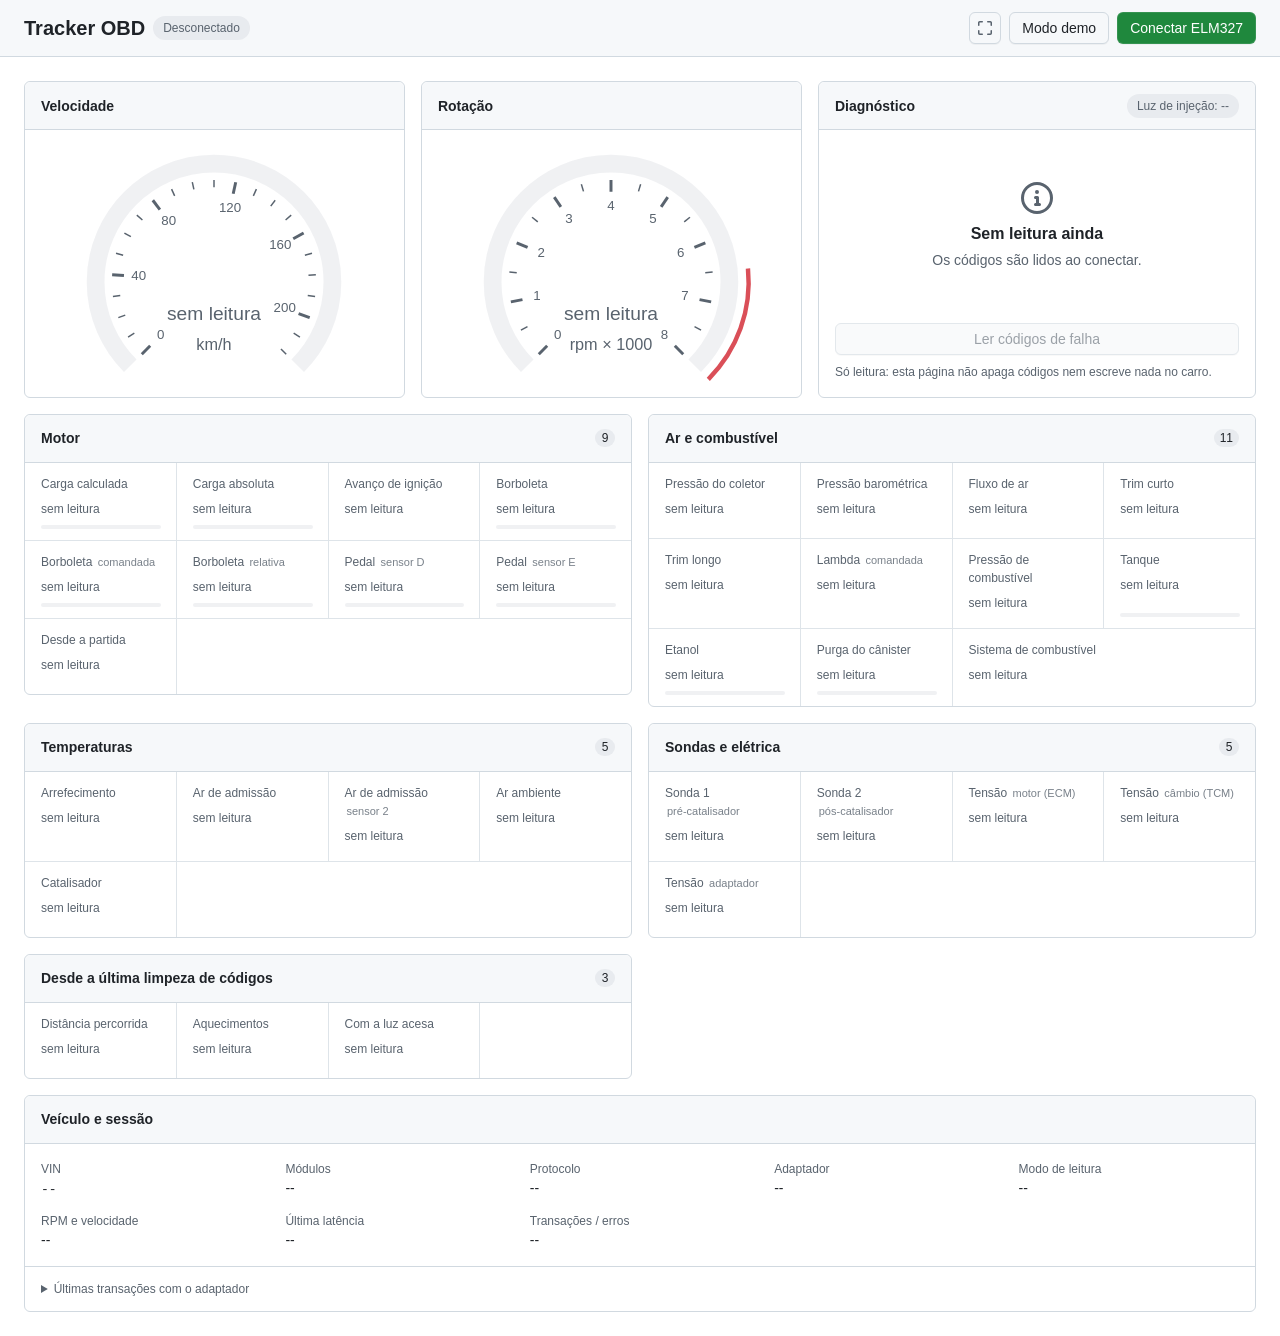
<file: painel-web/index.html>
<!doctype html>
<html lang="pt-BR">
<head>
  <meta charset="utf-8">
  <meta name="viewport" content="width=device-width, initial-scale=1">
  <meta name="color-scheme" content="dark light">
  <title>Tracker OBD · Painel ao vivo</title>
  <link rel="stylesheet" href="style.css">
</head>
<body>
  <!-- Ícones Octicons (MIT, GitHub), usados pelo Primer -->
  <svg width="0" height="0" style="position:absolute" aria-hidden="true">
    <symbol id="i-check" viewBox="0 0 16 16"><path d="M8 16A8 8 0 1 1 8 0a8 8 0 0 1 0 16Zm3.78-9.72a.751.751 0 0 0-.018-1.042.751.751 0 0 0-1.042-.018L6.75 9.19 5.28 7.72a.751.751 0 0 0-1.042.018.751.751 0 0 0-.018 1.042l2 2a.75.75 0 0 0 1.06 0Z"/></symbol>
    <symbol id="i-alert" viewBox="0 0 16 16"><path d="M6.457 1.047c.659-1.234 2.427-1.234 3.086 0l6.082 11.378A1.75 1.75 0 0 1 14.082 15H1.918a1.75 1.75 0 0 1-1.543-2.575Zm1.763.707a.25.25 0 0 0-.44 0L1.698 13.132a.25.25 0 0 0 .22.368h12.164a.25.25 0 0 0 .22-.368Zm.53 3.996v2.5a.75.75 0 0 1-1.5 0v-2.5a.75.75 0 0 1 1.5 0ZM9 11a1 1 0 1 1-2 0 1 1 0 0 1 2 0Z"/></symbol>
    <symbol id="i-info" viewBox="0 0 16 16"><path d="M0 8a8 8 0 1 1 16 0A8 8 0 0 1 0 8Zm8-6.5a6.5 6.5 0 1 0 0 13 6.5 6.5 0 0 0 0-13ZM6.5 7.75A.75.75 0 0 1 7.25 7h1a.75.75 0 0 1 .75.75v2.75h.25a.75.75 0 0 1 0 1.5h-2a.75.75 0 0 1 0-1.5h.25v-2h-.25a.75.75 0 0 1-.75-.75ZM8 6a1 1 0 1 1 0-2 1 1 0 0 1 0 2Z"/></symbol>
    <symbol id="i-full" viewBox="0 0 16 16"><path d="M1.75 10a.75.75 0 0 1 .75.75v2.5c0 .138.112.25.25.25h2.5a.75.75 0 0 1 0 1.5h-2.5A1.75 1.75 0 0 1 1 13.25v-2.5a.75.75 0 0 1 .75-.75Zm12.5 0a.75.75 0 0 1 .75.75v2.5A1.75 1.75 0 0 1 13.25 15h-2.5a.75.75 0 0 1 0-1.5h2.5a.25.25 0 0 0 .25-.25v-2.5a.75.75 0 0 1 .75-.75ZM2.75 2.5a.25.25 0 0 0-.25.25v2.5a.75.75 0 0 1-1.5 0v-2.5C1 1.784 1.784 1 2.75 1h2.5a.75.75 0 0 1 0 1.5ZM10 1.75a.75.75 0 0 1 .75-.75h2.5c.966 0 1.75.784 1.75 1.75v2.5a.75.75 0 0 1-1.5 0v-2.5a.25.25 0 0 0-.25-.25h-2.5a.75.75 0 0 1-.75-.75Z"/></symbol>
  </svg>

  <header class="page-header">
    <div class="page-header-title">
      <h1>Tracker OBD</h1>
      <span id="status" class="state-label">Desconectado</span>
      <span id="hzLabel" class="counter" hidden></span>
    </div>
    <div class="page-header-actions">
      <button id="btnFull" class="btn btn-icon" title="Tela cheia" aria-label="Tela cheia"><svg class="octicon"><use href="#i-full"/></svg></button>
      <button id="btnDemo" class="btn">Modo demo</button>
      <button id="btnStop" class="btn btn-danger" hidden>Desconectar</button>
      <button id="btnConnect" class="btn btn-primary">Conectar ELM327</button>
    </div>
  </header>

  <main>
    <div id="demoBanner" class="banner banner-attention" hidden>
      <svg class="octicon"><use href="#i-alert"/></svg>
      <div><b>Modo demonstração.</b> Os valores são simulados; nenhum adaptador está conectado.</div>
    </div>
    <div id="aviso" class="banner banner-warning" hidden>
      <svg class="octicon"><use href="#i-alert"/></svg>
      <div id="avisoText"></div>
    </div>

    <section class="top-row">
      <div class="box gauge-box">
        <div class="box-header"><h2>Velocidade</h2></div>
        <svg id="gSpeed" class="gauge" viewBox="0 0 200 172" role="img" aria-label="Velocidade"></svg>
      </div>
      <div class="box gauge-box">
        <div class="box-header"><h2>Rotação</h2></div>
        <svg id="gRpm" class="gauge" viewBox="0 0 200 172" role="img" aria-label="Rotação"></svg>
      </div>

      <div class="box diag">
        <div class="box-header">
          <h2>Diagnóstico</h2>
          <span id="milLabel" class="state-label">Luz de injeção: --</span>
        </div>
        <div class="box-body diag-body">
          <div id="dtcArea"></div>
          <div class="diag-footer">
            <button id="btnDtc" class="btn btn-block" disabled>Ler códigos de falha</button>
            <p class="note">Só leitura: esta página não apaga códigos nem escreve nada no carro.</p>
          </div>
        </div>
      </div>
    </section>

    <div id="grupos" class="groups"></div>

    <section class="box">
      <div class="box-header"><h2>Veículo e sessão</h2></div>
      <dl class="box-body facts">
        <div><dt>VIN</dt><dd><span id="iVin">--</span> <button id="btnVin" class="btn-link" hidden>mostrar</button></dd></div>
        <div><dt>Módulos</dt><dd id="iModules">--</dd></div>
        <div><dt>Protocolo</dt><dd id="iProto">--</dd></div>
        <div><dt>Adaptador</dt><dd id="iAdapter">--</dd></div>
        <div><dt>Modo de leitura</dt><dd id="iMode">--</dd></div>
        <div><dt>RPM e velocidade</dt><dd id="iHz">--</dd></div>
        <div><dt>Última latência</dt><dd id="iLat">--</dd></div>
        <div><dt>Transações / erros</dt><dd id="iCount">--</dd></div>
      </dl>
      <details id="logBox" class="box-footer">
        <summary>Últimas transações com o adaptador</summary>
        <pre id="log"></pre>
      </details>
    </section>
  </main>

  <script src="app.js"></script>
</body>
</html>
</file>
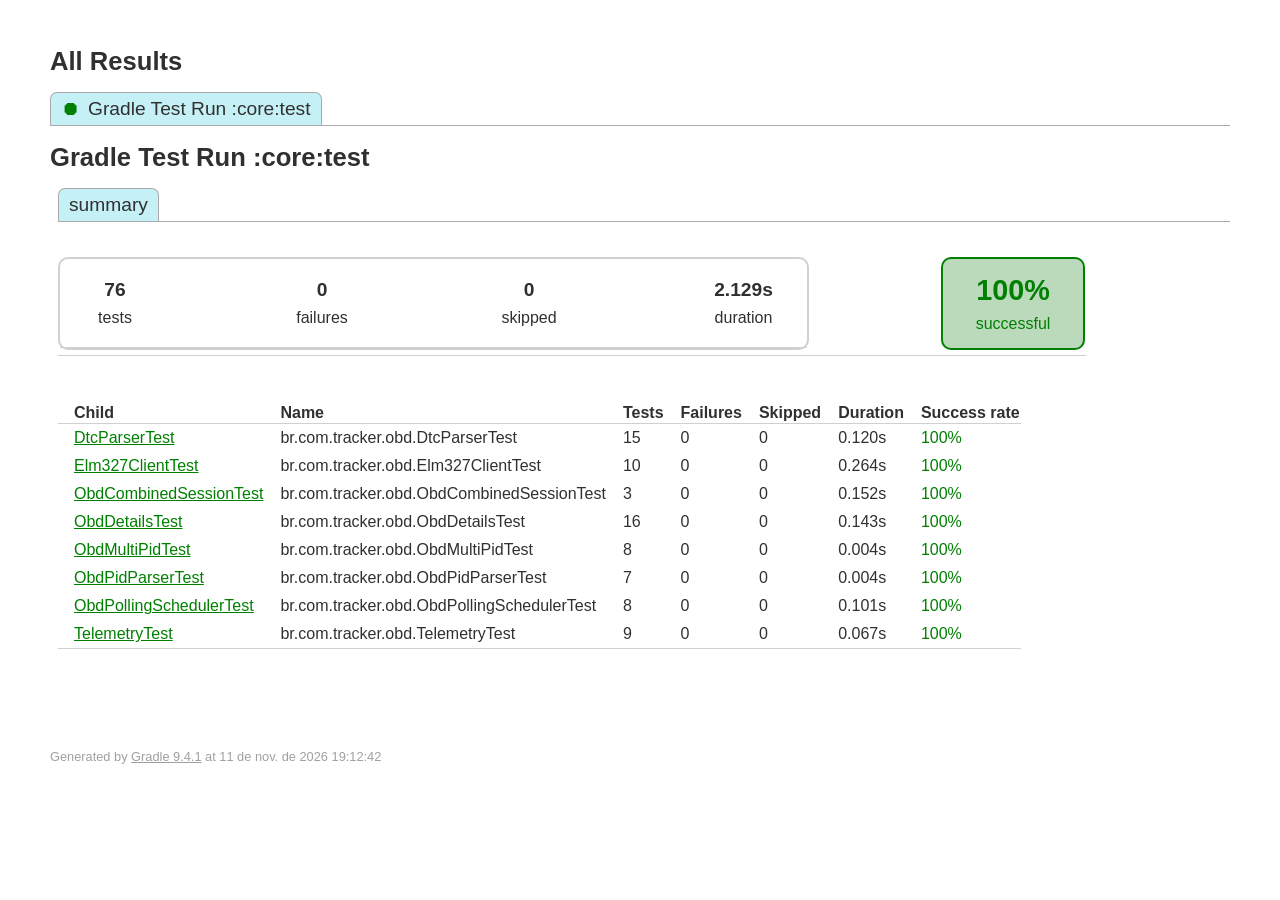
<file: validation/unit-tests/index.html>
<!DOCTYPE html>
<html>
<head>
<meta http-equiv="Content-Type" content="text/html; charset=utf-8"/>
<meta http-equiv="x-ua-compatible" content="IE=edge"/>
<title>Test results - All Results</title>
<link href="css/base-style.css" rel="stylesheet" type="text/css"/>
<link href="css/style.css" rel="stylesheet" type="text/css"/>
<script src="js/report.js" type="text/javascript"></script>
</head>
<body>
<div id="content">
<h1>All Results</h1>
<div class="tab-container">
<ul class="tabLinks">
<li>
<a class="successGroup" href="#">Gradle Test Run :core:test</a>
</li>
</ul>
<div class="tab">
<h2>Gradle Test Run :core:test</h2>
<h1>Gradle Test Run :core:test</h1>
<div class="tab-container">
<ul class="tabLinks">
<li>
<a class="" href="#">summary</a>
</li>
</ul>
<div class="tab">
<h2>summary</h2>
<div>
<div class="summary">
<table>
<tr>
<td>
<div class="summaryGroup">
<table>
<tr>
<td>
<div class="infoBox">
<div class="counter">76</div>
<p>tests</p>
</div>
</td>
<td>
<div class="infoBox">
<div class="counter">0</div>
<p>failures</p>
</div>
</td>
<td>
<div class="infoBox">
<div class="counter">0</div>
<p>skipped</p>
</div>
</td>
<td>
<div class="infoBox duration">
<div class="counter">2.129s</div>
<p>duration</p>
</div>
</td>
</tr>
</table>
</div>
</td>
<td>
<div class="infoBox success successRate">
<div class="percent">100%</div>
<p>successful</p>
</div>
</td>
</tr>
</table>
</div>
<table class="test-results">
<thead>
<tr>
<th>Child</th>
<th>Name</th>
<th>Tests</th>
<th>Failures</th>
<th>Skipped</th>
<th>Duration</th>
<th>Success rate</th>
</tr>
</thead>
<tr>
<td class="success">
<a href="3nPeymPCBHA/index.html">DtcParserTest</a>
</td>
<td class="path">br.com.tracker.obd.DtcParserTest</td>
<td>15</td>
<td>0</td>
<td>0</td>
<td>0.120s</td>
<td class="success">100%</td>
</tr>
<tr>
<td class="success">
<a href="CjVkESwTLJ0/index.html">Elm327ClientTest</a>
</td>
<td class="path">br.com.tracker.obd.Elm327ClientTest</td>
<td>10</td>
<td>0</td>
<td>0</td>
<td>0.264s</td>
<td class="success">100%</td>
</tr>
<tr>
<td class="success">
<a href="SWhx0U1d-lU/index.html">ObdCombinedSessionTest</a>
</td>
<td class="path">br.com.tracker.obd.ObdCombinedSessionTest</td>
<td>3</td>
<td>0</td>
<td>0</td>
<td>0.152s</td>
<td class="success">100%</td>
</tr>
<tr>
<td class="success">
<a href="uWmmH7z68ZM/index.html">ObdDetailsTest</a>
</td>
<td class="path">br.com.tracker.obd.ObdDetailsTest</td>
<td>16</td>
<td>0</td>
<td>0</td>
<td>0.143s</td>
<td class="success">100%</td>
</tr>
<tr>
<td class="success">
<a href="5nlpzLWSPCM/index.html">ObdMultiPidTest</a>
</td>
<td class="path">br.com.tracker.obd.ObdMultiPidTest</td>
<td>8</td>
<td>0</td>
<td>0</td>
<td>0.004s</td>
<td class="success">100%</td>
</tr>
<tr>
<td class="success">
<a href="AvHHA1a_ulI/index.html">ObdPidParserTest</a>
</td>
<td class="path">br.com.tracker.obd.ObdPidParserTest</td>
<td>7</td>
<td>0</td>
<td>0</td>
<td>0.004s</td>
<td class="success">100%</td>
</tr>
<tr>
<td class="success">
<a href="92FVYCXrOS8/index.html">ObdPollingSchedulerTest</a>
</td>
<td class="path">br.com.tracker.obd.ObdPollingSchedulerTest</td>
<td>8</td>
<td>0</td>
<td>0</td>
<td>0.101s</td>
<td class="success">100%</td>
</tr>
<tr>
<td class="success">
<a href="66WNadhlCEw/index.html">TelemetryTest</a>
</td>
<td class="path">br.com.tracker.obd.TelemetryTest</td>
<td>9</td>
<td>0</td>
<td>0</td>
<td>0.067s</td>
<td class="success">100%</td>
</tr>
</table>
</div>
</div>
</div>
</div>
</div>
<div id="footer">
<p>
<div>
<label class="hidden" id="label-for-line-wrapping-toggle" for="line-wrapping-toggle">Wrap lines
<input id="line-wrapping-toggle" type="checkbox" autocomplete="off"/>
</label>
</div>Generated by 
<a href="https://www.gradle.org">Gradle 9.4.1</a> at 11 de nov. de 2026 19:12:42</p>
</div>
</div>
</body>
</html>
</file>
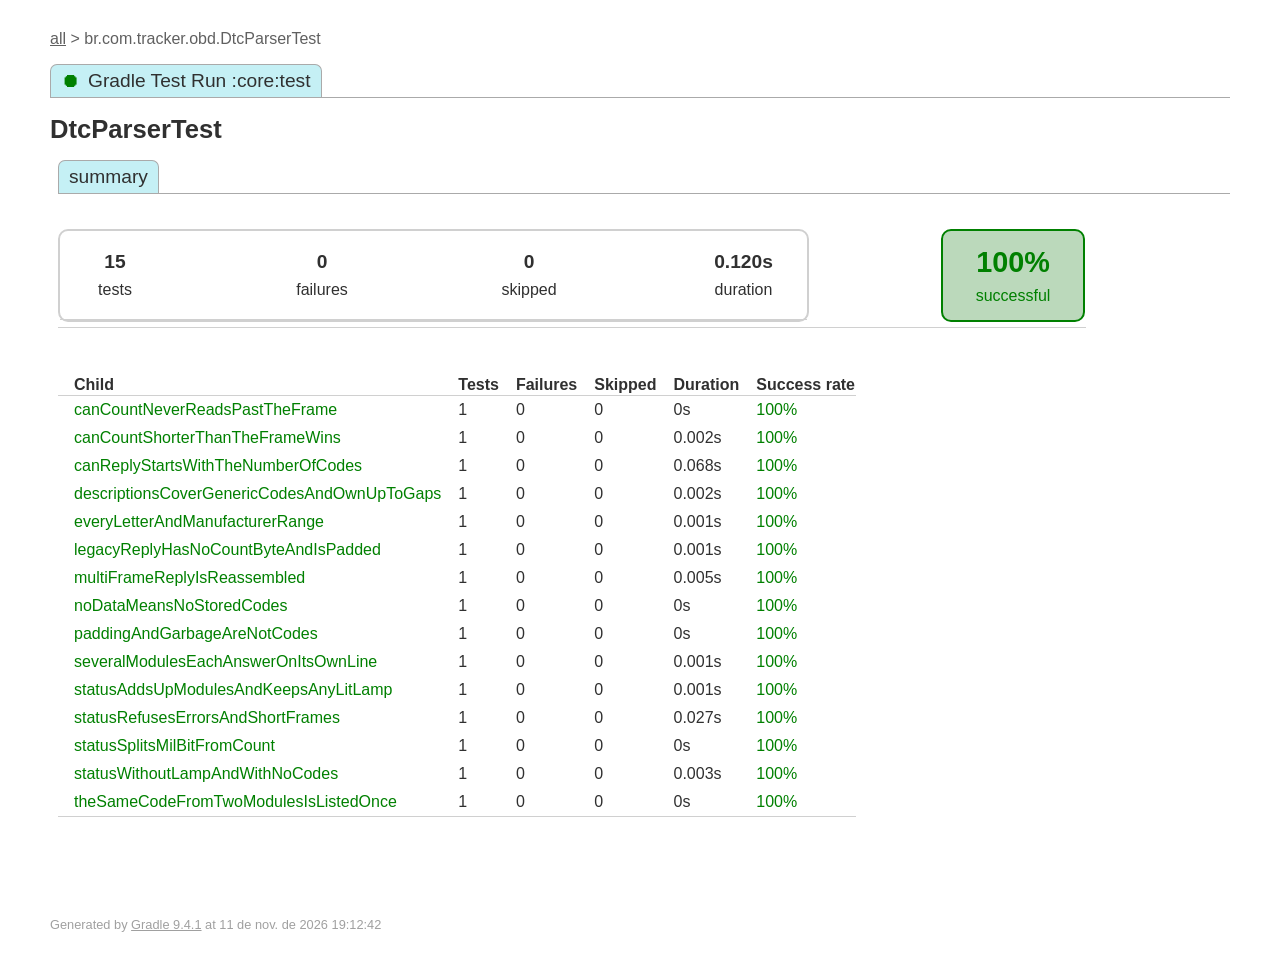
<file: validation/unit-tests/3nPeymPCBHA/index.html>
<!DOCTYPE html>
<html>
<head>
<meta http-equiv="Content-Type" content="text/html; charset=utf-8"/>
<meta http-equiv="x-ua-compatible" content="IE=edge"/>
<title>Test results - br.com.tracker.obd.DtcParserTest</title>
<link href="../css/base-style.css" rel="stylesheet" type="text/css"/>
<link href="../css/style.css" rel="stylesheet" type="text/css"/>
<script src="../js/report.js" type="text/javascript"></script>
</head>
<body>
<div id="content">
<div class="breadcrumbs">
<a class="breadcrumb" href="../index.html">all</a> &gt; 
<span class="breadcrumb">br.com.tracker.obd.DtcParserTest</span>
</div>
<div class="tab-container">
<ul class="tabLinks">
<li>
<a class="successGroup" href="#">Gradle Test Run :core:test</a>
</li>
</ul>
<div class="tab">
<h2>Gradle Test Run :core:test</h2>
<h1>DtcParserTest</h1>
<div class="tab-container">
<ul class="tabLinks">
<li>
<a class="" href="#">summary</a>
</li>
</ul>
<div class="tab">
<h2>summary</h2>
<div>
<div class="summary">
<table>
<tr>
<td>
<div class="summaryGroup">
<table>
<tr>
<td>
<div class="infoBox">
<div class="counter">15</div>
<p>tests</p>
</div>
</td>
<td>
<div class="infoBox">
<div class="counter">0</div>
<p>failures</p>
</div>
</td>
<td>
<div class="infoBox">
<div class="counter">0</div>
<p>skipped</p>
</div>
</td>
<td>
<div class="infoBox duration">
<div class="counter">0.120s</div>
<p>duration</p>
</div>
</td>
</tr>
</table>
</div>
</td>
<td>
<div class="infoBox success successRate">
<div class="percent">100%</div>
<p>successful</p>
</div>
</td>
</tr>
</table>
</div>
<table class="test-results">
<thead>
<tr>
<th>Child</th>
<th hidden="">Name</th>
<th>Tests</th>
<th>Failures</th>
<th>Skipped</th>
<th>Duration</th>
<th>Success rate</th>
</tr>
</thead>
<tr>
<td class="success">canCountNeverReadsPastTheFrame</td>
<td class="path" hidden="">canCountNeverReadsPastTheFrame</td>
<td>1</td>
<td>0</td>
<td>0</td>
<td>0s</td>
<td class="success">100%</td>
</tr>
<tr>
<td class="success">canCountShorterThanTheFrameWins</td>
<td class="path" hidden="">canCountShorterThanTheFrameWins</td>
<td>1</td>
<td>0</td>
<td>0</td>
<td>0.002s</td>
<td class="success">100%</td>
</tr>
<tr>
<td class="success">canReplyStartsWithTheNumberOfCodes</td>
<td class="path" hidden="">canReplyStartsWithTheNumberOfCodes</td>
<td>1</td>
<td>0</td>
<td>0</td>
<td>0.068s</td>
<td class="success">100%</td>
</tr>
<tr>
<td class="success">descriptionsCoverGenericCodesAndOwnUpToGaps</td>
<td class="path" hidden="">descriptionsCoverGenericCodesAndOwnUpToGaps</td>
<td>1</td>
<td>0</td>
<td>0</td>
<td>0.002s</td>
<td class="success">100%</td>
</tr>
<tr>
<td class="success">everyLetterAndManufacturerRange</td>
<td class="path" hidden="">everyLetterAndManufacturerRange</td>
<td>1</td>
<td>0</td>
<td>0</td>
<td>0.001s</td>
<td class="success">100%</td>
</tr>
<tr>
<td class="success">legacyReplyHasNoCountByteAndIsPadded</td>
<td class="path" hidden="">legacyReplyHasNoCountByteAndIsPadded</td>
<td>1</td>
<td>0</td>
<td>0</td>
<td>0.001s</td>
<td class="success">100%</td>
</tr>
<tr>
<td class="success">multiFrameReplyIsReassembled</td>
<td class="path" hidden="">multiFrameReplyIsReassembled</td>
<td>1</td>
<td>0</td>
<td>0</td>
<td>0.005s</td>
<td class="success">100%</td>
</tr>
<tr>
<td class="success">noDataMeansNoStoredCodes</td>
<td class="path" hidden="">noDataMeansNoStoredCodes</td>
<td>1</td>
<td>0</td>
<td>0</td>
<td>0s</td>
<td class="success">100%</td>
</tr>
<tr>
<td class="success">paddingAndGarbageAreNotCodes</td>
<td class="path" hidden="">paddingAndGarbageAreNotCodes</td>
<td>1</td>
<td>0</td>
<td>0</td>
<td>0s</td>
<td class="success">100%</td>
</tr>
<tr>
<td class="success">severalModulesEachAnswerOnItsOwnLine</td>
<td class="path" hidden="">severalModulesEachAnswerOnItsOwnLine</td>
<td>1</td>
<td>0</td>
<td>0</td>
<td>0.001s</td>
<td class="success">100%</td>
</tr>
<tr>
<td class="success">statusAddsUpModulesAndKeepsAnyLitLamp</td>
<td class="path" hidden="">statusAddsUpModulesAndKeepsAnyLitLamp</td>
<td>1</td>
<td>0</td>
<td>0</td>
<td>0.001s</td>
<td class="success">100%</td>
</tr>
<tr>
<td class="success">statusRefusesErrorsAndShortFrames</td>
<td class="path" hidden="">statusRefusesErrorsAndShortFrames</td>
<td>1</td>
<td>0</td>
<td>0</td>
<td>0.027s</td>
<td class="success">100%</td>
</tr>
<tr>
<td class="success">statusSplitsMilBitFromCount</td>
<td class="path" hidden="">statusSplitsMilBitFromCount</td>
<td>1</td>
<td>0</td>
<td>0</td>
<td>0s</td>
<td class="success">100%</td>
</tr>
<tr>
<td class="success">statusWithoutLampAndWithNoCodes</td>
<td class="path" hidden="">statusWithoutLampAndWithNoCodes</td>
<td>1</td>
<td>0</td>
<td>0</td>
<td>0.003s</td>
<td class="success">100%</td>
</tr>
<tr>
<td class="success">theSameCodeFromTwoModulesIsListedOnce</td>
<td class="path" hidden="">theSameCodeFromTwoModulesIsListedOnce</td>
<td>1</td>
<td>0</td>
<td>0</td>
<td>0s</td>
<td class="success">100%</td>
</tr>
</table>
</div>
</div>
</div>
</div>
</div>
<div id="footer">
<p>
<div>
<label class="hidden" id="label-for-line-wrapping-toggle" for="line-wrapping-toggle">Wrap lines
<input id="line-wrapping-toggle" type="checkbox" autocomplete="off"/>
</label>
</div>Generated by 
<a href="https://www.gradle.org">Gradle 9.4.1</a> at 11 de nov. de 2026 19:12:42</p>
</div>
</div>
</body>
</html>
</file>
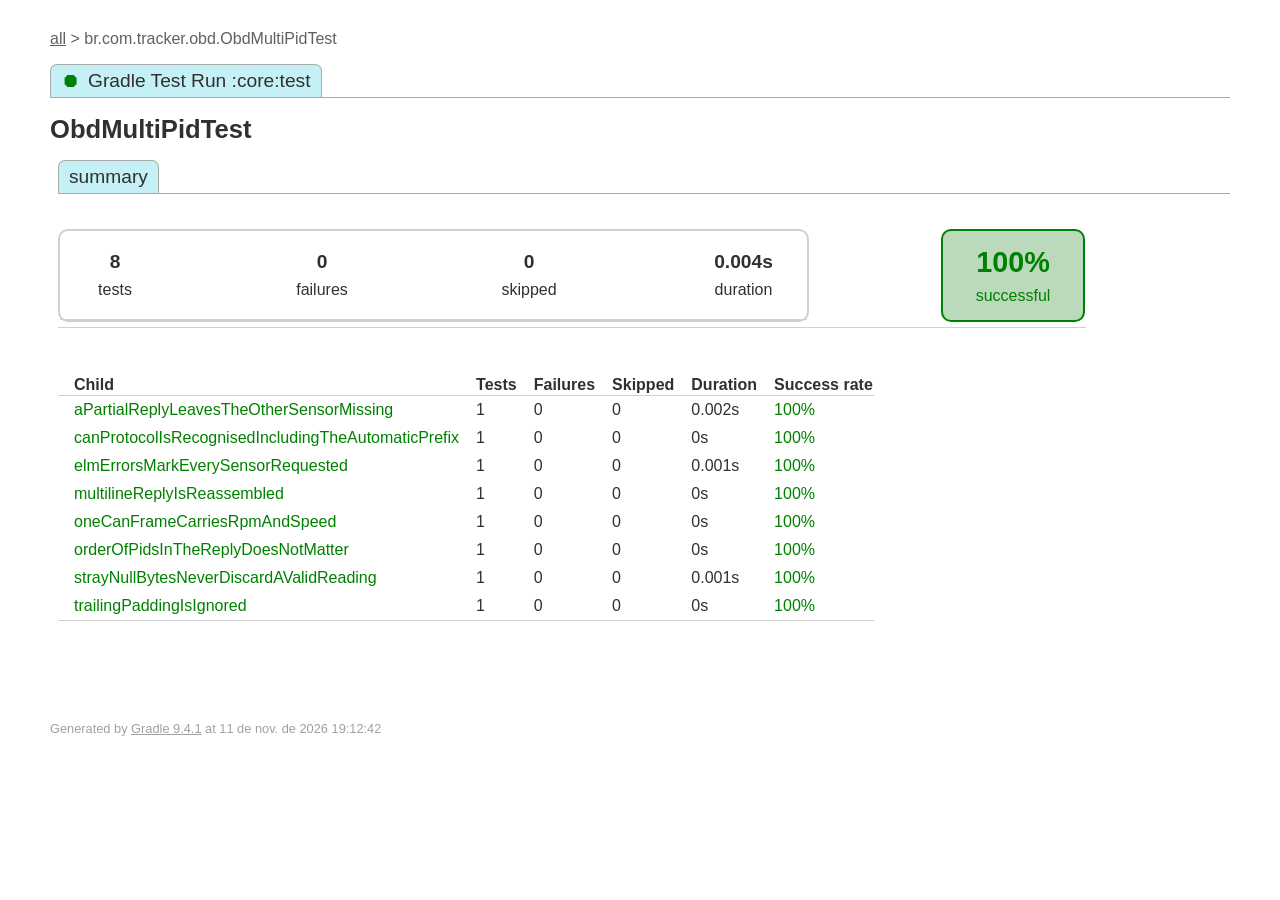
<file: validation/unit-tests/5nlpzLWSPCM/index.html>
<!DOCTYPE html>
<html>
<head>
<meta http-equiv="Content-Type" content="text/html; charset=utf-8"/>
<meta http-equiv="x-ua-compatible" content="IE=edge"/>
<title>Test results - br.com.tracker.obd.ObdMultiPidTest</title>
<link href="../css/base-style.css" rel="stylesheet" type="text/css"/>
<link href="../css/style.css" rel="stylesheet" type="text/css"/>
<script src="../js/report.js" type="text/javascript"></script>
</head>
<body>
<div id="content">
<div class="breadcrumbs">
<a class="breadcrumb" href="../index.html">all</a> &gt; 
<span class="breadcrumb">br.com.tracker.obd.ObdMultiPidTest</span>
</div>
<div class="tab-container">
<ul class="tabLinks">
<li>
<a class="successGroup" href="#">Gradle Test Run :core:test</a>
</li>
</ul>
<div class="tab">
<h2>Gradle Test Run :core:test</h2>
<h1>ObdMultiPidTest</h1>
<div class="tab-container">
<ul class="tabLinks">
<li>
<a class="" href="#">summary</a>
</li>
</ul>
<div class="tab">
<h2>summary</h2>
<div>
<div class="summary">
<table>
<tr>
<td>
<div class="summaryGroup">
<table>
<tr>
<td>
<div class="infoBox">
<div class="counter">8</div>
<p>tests</p>
</div>
</td>
<td>
<div class="infoBox">
<div class="counter">0</div>
<p>failures</p>
</div>
</td>
<td>
<div class="infoBox">
<div class="counter">0</div>
<p>skipped</p>
</div>
</td>
<td>
<div class="infoBox duration">
<div class="counter">0.004s</div>
<p>duration</p>
</div>
</td>
</tr>
</table>
</div>
</td>
<td>
<div class="infoBox success successRate">
<div class="percent">100%</div>
<p>successful</p>
</div>
</td>
</tr>
</table>
</div>
<table class="test-results">
<thead>
<tr>
<th>Child</th>
<th hidden="">Name</th>
<th>Tests</th>
<th>Failures</th>
<th>Skipped</th>
<th>Duration</th>
<th>Success rate</th>
</tr>
</thead>
<tr>
<td class="success">aPartialReplyLeavesTheOtherSensorMissing</td>
<td class="path" hidden="">aPartialReplyLeavesTheOtherSensorMissing</td>
<td>1</td>
<td>0</td>
<td>0</td>
<td>0.002s</td>
<td class="success">100%</td>
</tr>
<tr>
<td class="success">canProtocolIsRecognisedIncludingTheAutomaticPrefix</td>
<td class="path" hidden="">canProtocolIsRecognisedIncludingTheAutomaticPrefix</td>
<td>1</td>
<td>0</td>
<td>0</td>
<td>0s</td>
<td class="success">100%</td>
</tr>
<tr>
<td class="success">elmErrorsMarkEverySensorRequested</td>
<td class="path" hidden="">elmErrorsMarkEverySensorRequested</td>
<td>1</td>
<td>0</td>
<td>0</td>
<td>0.001s</td>
<td class="success">100%</td>
</tr>
<tr>
<td class="success">multilineReplyIsReassembled</td>
<td class="path" hidden="">multilineReplyIsReassembled</td>
<td>1</td>
<td>0</td>
<td>0</td>
<td>0s</td>
<td class="success">100%</td>
</tr>
<tr>
<td class="success">oneCanFrameCarriesRpmAndSpeed</td>
<td class="path" hidden="">oneCanFrameCarriesRpmAndSpeed</td>
<td>1</td>
<td>0</td>
<td>0</td>
<td>0s</td>
<td class="success">100%</td>
</tr>
<tr>
<td class="success">orderOfPidsInTheReplyDoesNotMatter</td>
<td class="path" hidden="">orderOfPidsInTheReplyDoesNotMatter</td>
<td>1</td>
<td>0</td>
<td>0</td>
<td>0s</td>
<td class="success">100%</td>
</tr>
<tr>
<td class="success">strayNullBytesNeverDiscardAValidReading</td>
<td class="path" hidden="">strayNullBytesNeverDiscardAValidReading</td>
<td>1</td>
<td>0</td>
<td>0</td>
<td>0.001s</td>
<td class="success">100%</td>
</tr>
<tr>
<td class="success">trailingPaddingIsIgnored</td>
<td class="path" hidden="">trailingPaddingIsIgnored</td>
<td>1</td>
<td>0</td>
<td>0</td>
<td>0s</td>
<td class="success">100%</td>
</tr>
</table>
</div>
</div>
</div>
</div>
</div>
<div id="footer">
<p>
<div>
<label class="hidden" id="label-for-line-wrapping-toggle" for="line-wrapping-toggle">Wrap lines
<input id="line-wrapping-toggle" type="checkbox" autocomplete="off"/>
</label>
</div>Generated by 
<a href="https://www.gradle.org">Gradle 9.4.1</a> at 11 de nov. de 2026 19:12:42</p>
</div>
</div>
</body>
</html>
</file>
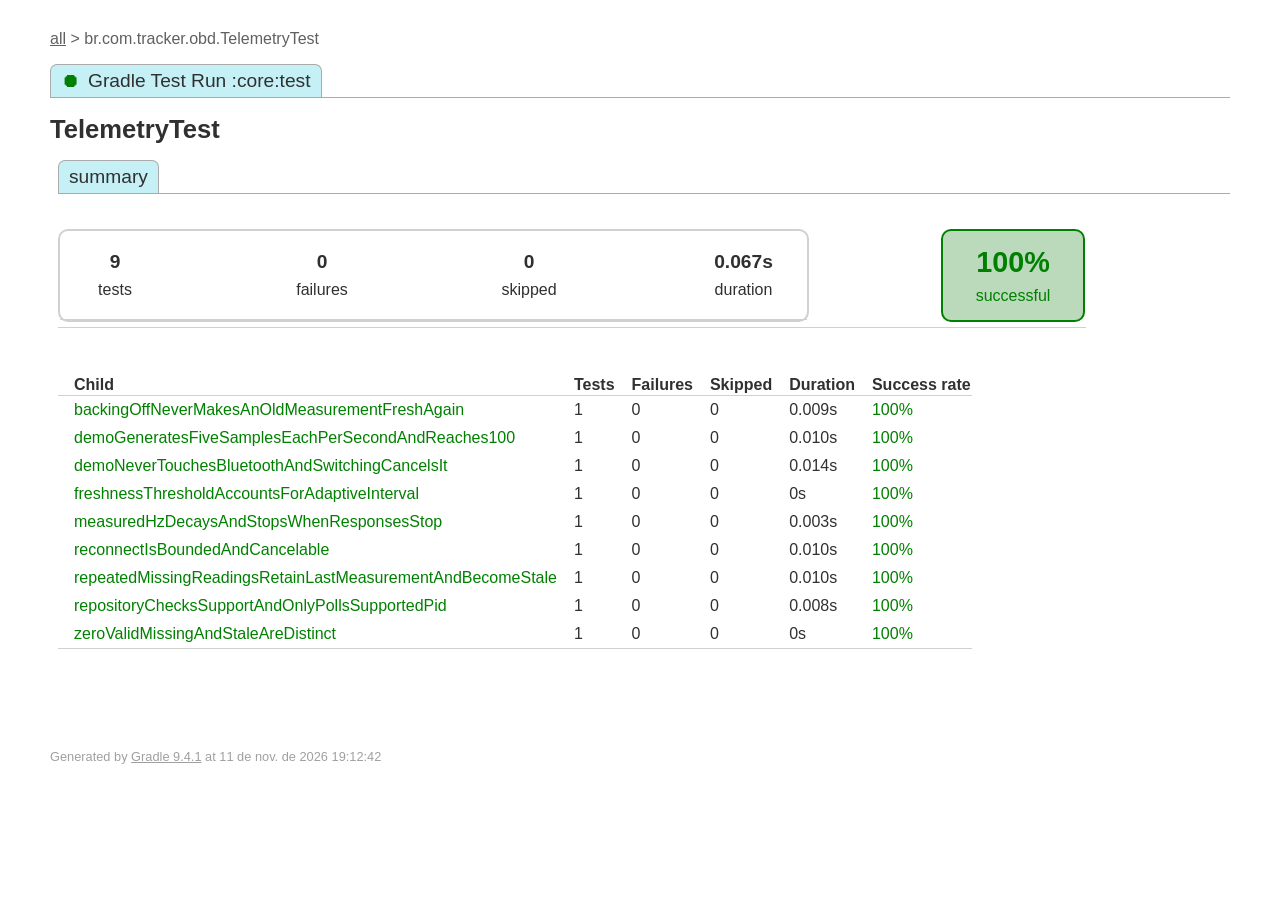
<file: validation/unit-tests/66WNadhlCEw/index.html>
<!DOCTYPE html>
<html>
<head>
<meta http-equiv="Content-Type" content="text/html; charset=utf-8"/>
<meta http-equiv="x-ua-compatible" content="IE=edge"/>
<title>Test results - br.com.tracker.obd.TelemetryTest</title>
<link href="../css/base-style.css" rel="stylesheet" type="text/css"/>
<link href="../css/style.css" rel="stylesheet" type="text/css"/>
<script src="../js/report.js" type="text/javascript"></script>
</head>
<body>
<div id="content">
<div class="breadcrumbs">
<a class="breadcrumb" href="../index.html">all</a> &gt; 
<span class="breadcrumb">br.com.tracker.obd.TelemetryTest</span>
</div>
<div class="tab-container">
<ul class="tabLinks">
<li>
<a class="successGroup" href="#">Gradle Test Run :core:test</a>
</li>
</ul>
<div class="tab">
<h2>Gradle Test Run :core:test</h2>
<h1>TelemetryTest</h1>
<div class="tab-container">
<ul class="tabLinks">
<li>
<a class="" href="#">summary</a>
</li>
</ul>
<div class="tab">
<h2>summary</h2>
<div>
<div class="summary">
<table>
<tr>
<td>
<div class="summaryGroup">
<table>
<tr>
<td>
<div class="infoBox">
<div class="counter">9</div>
<p>tests</p>
</div>
</td>
<td>
<div class="infoBox">
<div class="counter">0</div>
<p>failures</p>
</div>
</td>
<td>
<div class="infoBox">
<div class="counter">0</div>
<p>skipped</p>
</div>
</td>
<td>
<div class="infoBox duration">
<div class="counter">0.067s</div>
<p>duration</p>
</div>
</td>
</tr>
</table>
</div>
</td>
<td>
<div class="infoBox success successRate">
<div class="percent">100%</div>
<p>successful</p>
</div>
</td>
</tr>
</table>
</div>
<table class="test-results">
<thead>
<tr>
<th>Child</th>
<th hidden="">Name</th>
<th>Tests</th>
<th>Failures</th>
<th>Skipped</th>
<th>Duration</th>
<th>Success rate</th>
</tr>
</thead>
<tr>
<td class="success">backingOffNeverMakesAnOldMeasurementFreshAgain</td>
<td class="path" hidden="">backingOffNeverMakesAnOldMeasurementFreshAgain</td>
<td>1</td>
<td>0</td>
<td>0</td>
<td>0.009s</td>
<td class="success">100%</td>
</tr>
<tr>
<td class="success">demoGeneratesFiveSamplesEachPerSecondAndReaches100</td>
<td class="path" hidden="">demoGeneratesFiveSamplesEachPerSecondAndReaches100</td>
<td>1</td>
<td>0</td>
<td>0</td>
<td>0.010s</td>
<td class="success">100%</td>
</tr>
<tr>
<td class="success">demoNeverTouchesBluetoothAndSwitchingCancelsIt</td>
<td class="path" hidden="">demoNeverTouchesBluetoothAndSwitchingCancelsIt</td>
<td>1</td>
<td>0</td>
<td>0</td>
<td>0.014s</td>
<td class="success">100%</td>
</tr>
<tr>
<td class="success">freshnessThresholdAccountsForAdaptiveInterval</td>
<td class="path" hidden="">freshnessThresholdAccountsForAdaptiveInterval</td>
<td>1</td>
<td>0</td>
<td>0</td>
<td>0s</td>
<td class="success">100%</td>
</tr>
<tr>
<td class="success">measuredHzDecaysAndStopsWhenResponsesStop</td>
<td class="path" hidden="">measuredHzDecaysAndStopsWhenResponsesStop</td>
<td>1</td>
<td>0</td>
<td>0</td>
<td>0.003s</td>
<td class="success">100%</td>
</tr>
<tr>
<td class="success">reconnectIsBoundedAndCancelable</td>
<td class="path" hidden="">reconnectIsBoundedAndCancelable</td>
<td>1</td>
<td>0</td>
<td>0</td>
<td>0.010s</td>
<td class="success">100%</td>
</tr>
<tr>
<td class="success">repeatedMissingReadingsRetainLastMeasurementAndBecomeStale</td>
<td class="path" hidden="">repeatedMissingReadingsRetainLastMeasurementAndBecomeStale</td>
<td>1</td>
<td>0</td>
<td>0</td>
<td>0.010s</td>
<td class="success">100%</td>
</tr>
<tr>
<td class="success">repositoryChecksSupportAndOnlyPollsSupportedPid</td>
<td class="path" hidden="">repositoryChecksSupportAndOnlyPollsSupportedPid</td>
<td>1</td>
<td>0</td>
<td>0</td>
<td>0.008s</td>
<td class="success">100%</td>
</tr>
<tr>
<td class="success">zeroValidMissingAndStaleAreDistinct</td>
<td class="path" hidden="">zeroValidMissingAndStaleAreDistinct</td>
<td>1</td>
<td>0</td>
<td>0</td>
<td>0s</td>
<td class="success">100%</td>
</tr>
</table>
</div>
</div>
</div>
</div>
</div>
<div id="footer">
<p>
<div>
<label class="hidden" id="label-for-line-wrapping-toggle" for="line-wrapping-toggle">Wrap lines
<input id="line-wrapping-toggle" type="checkbox" autocomplete="off"/>
</label>
</div>Generated by 
<a href="https://www.gradle.org">Gradle 9.4.1</a> at 11 de nov. de 2026 19:12:42</p>
</div>
</div>
</body>
</html>
</file>
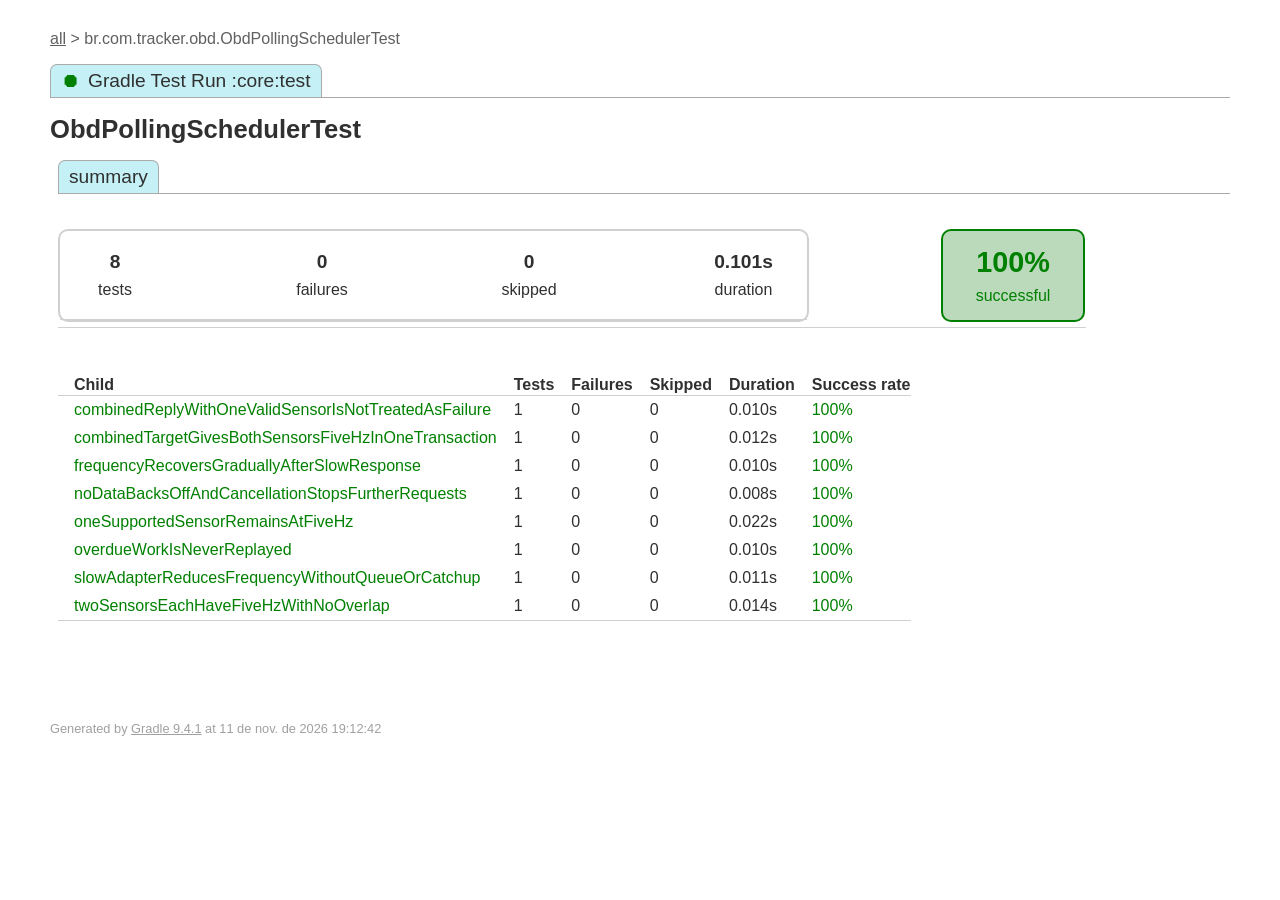
<file: validation/unit-tests/92FVYCXrOS8/index.html>
<!DOCTYPE html>
<html>
<head>
<meta http-equiv="Content-Type" content="text/html; charset=utf-8"/>
<meta http-equiv="x-ua-compatible" content="IE=edge"/>
<title>Test results - br.com.tracker.obd.ObdPollingSchedulerTest</title>
<link href="../css/base-style.css" rel="stylesheet" type="text/css"/>
<link href="../css/style.css" rel="stylesheet" type="text/css"/>
<script src="../js/report.js" type="text/javascript"></script>
</head>
<body>
<div id="content">
<div class="breadcrumbs">
<a class="breadcrumb" href="../index.html">all</a> &gt; 
<span class="breadcrumb">br.com.tracker.obd.ObdPollingSchedulerTest</span>
</div>
<div class="tab-container">
<ul class="tabLinks">
<li>
<a class="successGroup" href="#">Gradle Test Run :core:test</a>
</li>
</ul>
<div class="tab">
<h2>Gradle Test Run :core:test</h2>
<h1>ObdPollingSchedulerTest</h1>
<div class="tab-container">
<ul class="tabLinks">
<li>
<a class="" href="#">summary</a>
</li>
</ul>
<div class="tab">
<h2>summary</h2>
<div>
<div class="summary">
<table>
<tr>
<td>
<div class="summaryGroup">
<table>
<tr>
<td>
<div class="infoBox">
<div class="counter">8</div>
<p>tests</p>
</div>
</td>
<td>
<div class="infoBox">
<div class="counter">0</div>
<p>failures</p>
</div>
</td>
<td>
<div class="infoBox">
<div class="counter">0</div>
<p>skipped</p>
</div>
</td>
<td>
<div class="infoBox duration">
<div class="counter">0.101s</div>
<p>duration</p>
</div>
</td>
</tr>
</table>
</div>
</td>
<td>
<div class="infoBox success successRate">
<div class="percent">100%</div>
<p>successful</p>
</div>
</td>
</tr>
</table>
</div>
<table class="test-results">
<thead>
<tr>
<th>Child</th>
<th hidden="">Name</th>
<th>Tests</th>
<th>Failures</th>
<th>Skipped</th>
<th>Duration</th>
<th>Success rate</th>
</tr>
</thead>
<tr>
<td class="success">combinedReplyWithOneValidSensorIsNotTreatedAsFailure</td>
<td class="path" hidden="">combinedReplyWithOneValidSensorIsNotTreatedAsFailure</td>
<td>1</td>
<td>0</td>
<td>0</td>
<td>0.010s</td>
<td class="success">100%</td>
</tr>
<tr>
<td class="success">combinedTargetGivesBothSensorsFiveHzInOneTransaction</td>
<td class="path" hidden="">combinedTargetGivesBothSensorsFiveHzInOneTransaction</td>
<td>1</td>
<td>0</td>
<td>0</td>
<td>0.012s</td>
<td class="success">100%</td>
</tr>
<tr>
<td class="success">frequencyRecoversGraduallyAfterSlowResponse</td>
<td class="path" hidden="">frequencyRecoversGraduallyAfterSlowResponse</td>
<td>1</td>
<td>0</td>
<td>0</td>
<td>0.010s</td>
<td class="success">100%</td>
</tr>
<tr>
<td class="success">noDataBacksOffAndCancellationStopsFurtherRequests</td>
<td class="path" hidden="">noDataBacksOffAndCancellationStopsFurtherRequests</td>
<td>1</td>
<td>0</td>
<td>0</td>
<td>0.008s</td>
<td class="success">100%</td>
</tr>
<tr>
<td class="success">oneSupportedSensorRemainsAtFiveHz</td>
<td class="path" hidden="">oneSupportedSensorRemainsAtFiveHz</td>
<td>1</td>
<td>0</td>
<td>0</td>
<td>0.022s</td>
<td class="success">100%</td>
</tr>
<tr>
<td class="success">overdueWorkIsNeverReplayed</td>
<td class="path" hidden="">overdueWorkIsNeverReplayed</td>
<td>1</td>
<td>0</td>
<td>0</td>
<td>0.010s</td>
<td class="success">100%</td>
</tr>
<tr>
<td class="success">slowAdapterReducesFrequencyWithoutQueueOrCatchup</td>
<td class="path" hidden="">slowAdapterReducesFrequencyWithoutQueueOrCatchup</td>
<td>1</td>
<td>0</td>
<td>0</td>
<td>0.011s</td>
<td class="success">100%</td>
</tr>
<tr>
<td class="success">twoSensorsEachHaveFiveHzWithNoOverlap</td>
<td class="path" hidden="">twoSensorsEachHaveFiveHzWithNoOverlap</td>
<td>1</td>
<td>0</td>
<td>0</td>
<td>0.014s</td>
<td class="success">100%</td>
</tr>
</table>
</div>
</div>
</div>
</div>
</div>
<div id="footer">
<p>
<div>
<label class="hidden" id="label-for-line-wrapping-toggle" for="line-wrapping-toggle">Wrap lines
<input id="line-wrapping-toggle" type="checkbox" autocomplete="off"/>
</label>
</div>Generated by 
<a href="https://www.gradle.org">Gradle 9.4.1</a> at 11 de nov. de 2026 19:12:42</p>
</div>
</div>
</body>
</html>
</file>
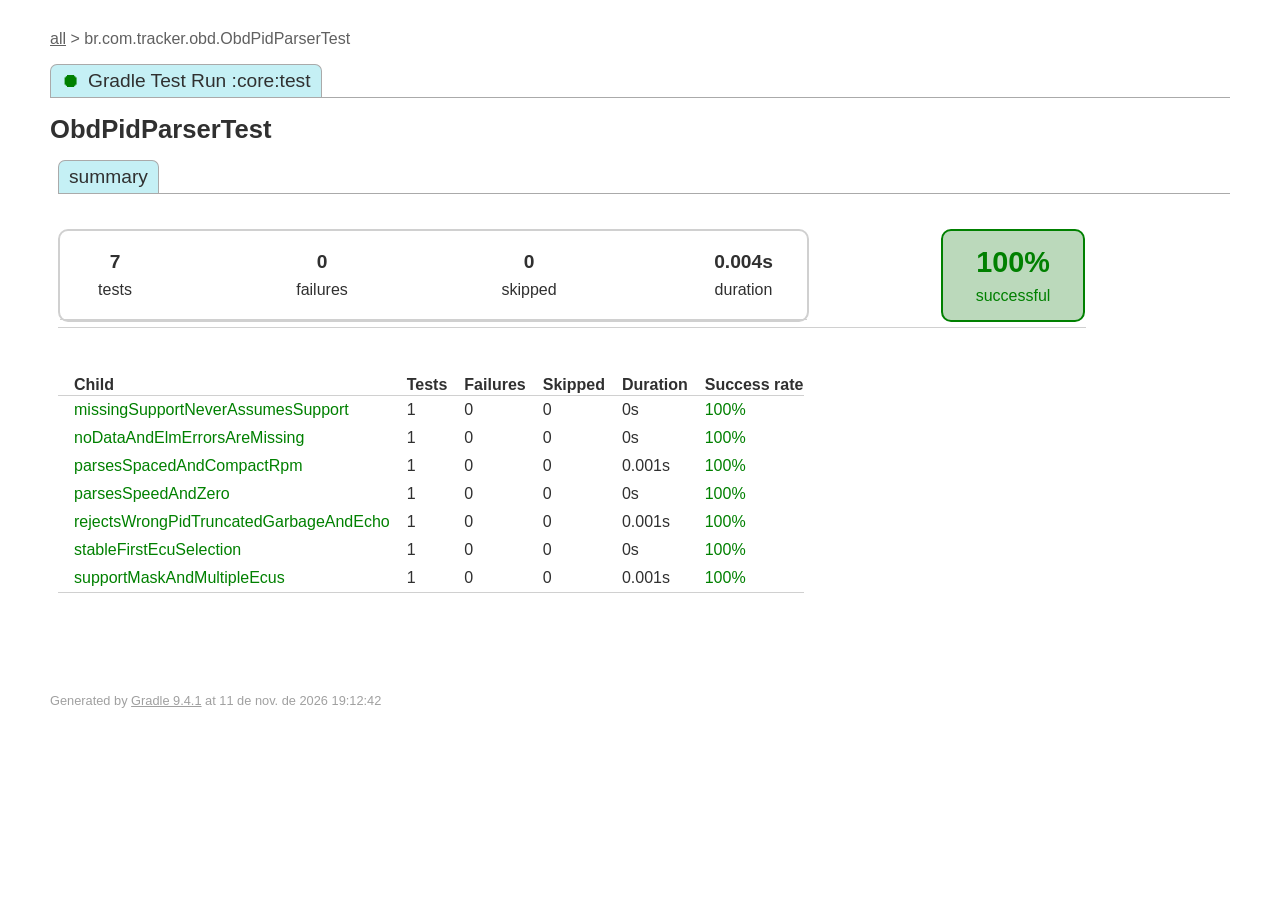
<file: validation/unit-tests/AvHHA1a_ulI/index.html>
<!DOCTYPE html>
<html>
<head>
<meta http-equiv="Content-Type" content="text/html; charset=utf-8"/>
<meta http-equiv="x-ua-compatible" content="IE=edge"/>
<title>Test results - br.com.tracker.obd.ObdPidParserTest</title>
<link href="../css/base-style.css" rel="stylesheet" type="text/css"/>
<link href="../css/style.css" rel="stylesheet" type="text/css"/>
<script src="../js/report.js" type="text/javascript"></script>
</head>
<body>
<div id="content">
<div class="breadcrumbs">
<a class="breadcrumb" href="../index.html">all</a> &gt; 
<span class="breadcrumb">br.com.tracker.obd.ObdPidParserTest</span>
</div>
<div class="tab-container">
<ul class="tabLinks">
<li>
<a class="successGroup" href="#">Gradle Test Run :core:test</a>
</li>
</ul>
<div class="tab">
<h2>Gradle Test Run :core:test</h2>
<h1>ObdPidParserTest</h1>
<div class="tab-container">
<ul class="tabLinks">
<li>
<a class="" href="#">summary</a>
</li>
</ul>
<div class="tab">
<h2>summary</h2>
<div>
<div class="summary">
<table>
<tr>
<td>
<div class="summaryGroup">
<table>
<tr>
<td>
<div class="infoBox">
<div class="counter">7</div>
<p>tests</p>
</div>
</td>
<td>
<div class="infoBox">
<div class="counter">0</div>
<p>failures</p>
</div>
</td>
<td>
<div class="infoBox">
<div class="counter">0</div>
<p>skipped</p>
</div>
</td>
<td>
<div class="infoBox duration">
<div class="counter">0.004s</div>
<p>duration</p>
</div>
</td>
</tr>
</table>
</div>
</td>
<td>
<div class="infoBox success successRate">
<div class="percent">100%</div>
<p>successful</p>
</div>
</td>
</tr>
</table>
</div>
<table class="test-results">
<thead>
<tr>
<th>Child</th>
<th hidden="">Name</th>
<th>Tests</th>
<th>Failures</th>
<th>Skipped</th>
<th>Duration</th>
<th>Success rate</th>
</tr>
</thead>
<tr>
<td class="success">missingSupportNeverAssumesSupport</td>
<td class="path" hidden="">missingSupportNeverAssumesSupport</td>
<td>1</td>
<td>0</td>
<td>0</td>
<td>0s</td>
<td class="success">100%</td>
</tr>
<tr>
<td class="success">noDataAndElmErrorsAreMissing</td>
<td class="path" hidden="">noDataAndElmErrorsAreMissing</td>
<td>1</td>
<td>0</td>
<td>0</td>
<td>0s</td>
<td class="success">100%</td>
</tr>
<tr>
<td class="success">parsesSpacedAndCompactRpm</td>
<td class="path" hidden="">parsesSpacedAndCompactRpm</td>
<td>1</td>
<td>0</td>
<td>0</td>
<td>0.001s</td>
<td class="success">100%</td>
</tr>
<tr>
<td class="success">parsesSpeedAndZero</td>
<td class="path" hidden="">parsesSpeedAndZero</td>
<td>1</td>
<td>0</td>
<td>0</td>
<td>0s</td>
<td class="success">100%</td>
</tr>
<tr>
<td class="success">rejectsWrongPidTruncatedGarbageAndEcho</td>
<td class="path" hidden="">rejectsWrongPidTruncatedGarbageAndEcho</td>
<td>1</td>
<td>0</td>
<td>0</td>
<td>0.001s</td>
<td class="success">100%</td>
</tr>
<tr>
<td class="success">stableFirstEcuSelection</td>
<td class="path" hidden="">stableFirstEcuSelection</td>
<td>1</td>
<td>0</td>
<td>0</td>
<td>0s</td>
<td class="success">100%</td>
</tr>
<tr>
<td class="success">supportMaskAndMultipleEcus</td>
<td class="path" hidden="">supportMaskAndMultipleEcus</td>
<td>1</td>
<td>0</td>
<td>0</td>
<td>0.001s</td>
<td class="success">100%</td>
</tr>
</table>
</div>
</div>
</div>
</div>
</div>
<div id="footer">
<p>
<div>
<label class="hidden" id="label-for-line-wrapping-toggle" for="line-wrapping-toggle">Wrap lines
<input id="line-wrapping-toggle" type="checkbox" autocomplete="off"/>
</label>
</div>Generated by 
<a href="https://www.gradle.org">Gradle 9.4.1</a> at 11 de nov. de 2026 19:12:42</p>
</div>
</div>
</body>
</html>
</file>
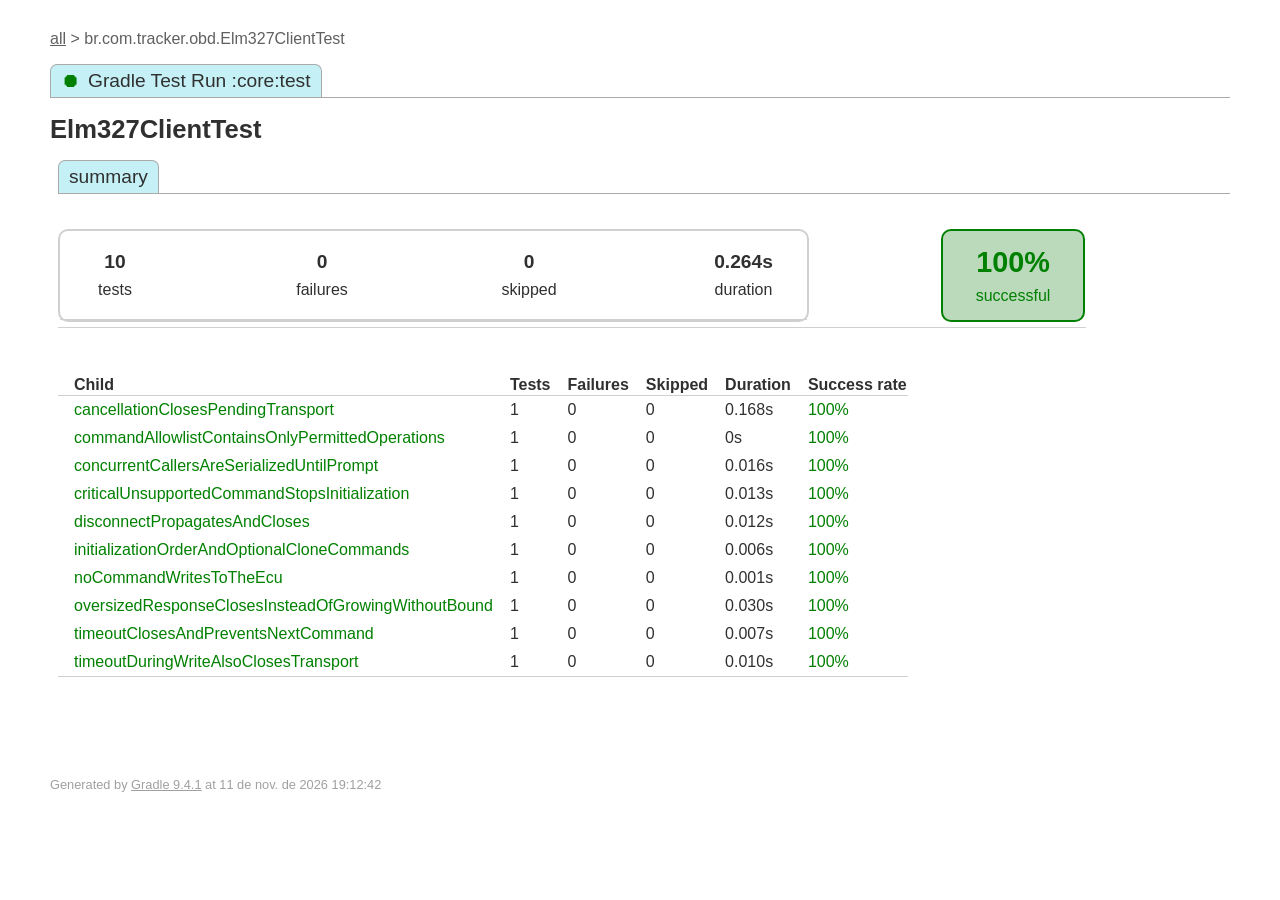
<file: validation/unit-tests/CjVkESwTLJ0/index.html>
<!DOCTYPE html>
<html>
<head>
<meta http-equiv="Content-Type" content="text/html; charset=utf-8"/>
<meta http-equiv="x-ua-compatible" content="IE=edge"/>
<title>Test results - br.com.tracker.obd.Elm327ClientTest</title>
<link href="../css/base-style.css" rel="stylesheet" type="text/css"/>
<link href="../css/style.css" rel="stylesheet" type="text/css"/>
<script src="../js/report.js" type="text/javascript"></script>
</head>
<body>
<div id="content">
<div class="breadcrumbs">
<a class="breadcrumb" href="../index.html">all</a> &gt; 
<span class="breadcrumb">br.com.tracker.obd.Elm327ClientTest</span>
</div>
<div class="tab-container">
<ul class="tabLinks">
<li>
<a class="successGroup" href="#">Gradle Test Run :core:test</a>
</li>
</ul>
<div class="tab">
<h2>Gradle Test Run :core:test</h2>
<h1>Elm327ClientTest</h1>
<div class="tab-container">
<ul class="tabLinks">
<li>
<a class="" href="#">summary</a>
</li>
</ul>
<div class="tab">
<h2>summary</h2>
<div>
<div class="summary">
<table>
<tr>
<td>
<div class="summaryGroup">
<table>
<tr>
<td>
<div class="infoBox">
<div class="counter">10</div>
<p>tests</p>
</div>
</td>
<td>
<div class="infoBox">
<div class="counter">0</div>
<p>failures</p>
</div>
</td>
<td>
<div class="infoBox">
<div class="counter">0</div>
<p>skipped</p>
</div>
</td>
<td>
<div class="infoBox duration">
<div class="counter">0.264s</div>
<p>duration</p>
</div>
</td>
</tr>
</table>
</div>
</td>
<td>
<div class="infoBox success successRate">
<div class="percent">100%</div>
<p>successful</p>
</div>
</td>
</tr>
</table>
</div>
<table class="test-results">
<thead>
<tr>
<th>Child</th>
<th hidden="">Name</th>
<th>Tests</th>
<th>Failures</th>
<th>Skipped</th>
<th>Duration</th>
<th>Success rate</th>
</tr>
</thead>
<tr>
<td class="success">cancellationClosesPendingTransport</td>
<td class="path" hidden="">cancellationClosesPendingTransport</td>
<td>1</td>
<td>0</td>
<td>0</td>
<td>0.168s</td>
<td class="success">100%</td>
</tr>
<tr>
<td class="success">commandAllowlistContainsOnlyPermittedOperations</td>
<td class="path" hidden="">commandAllowlistContainsOnlyPermittedOperations</td>
<td>1</td>
<td>0</td>
<td>0</td>
<td>0s</td>
<td class="success">100%</td>
</tr>
<tr>
<td class="success">concurrentCallersAreSerializedUntilPrompt</td>
<td class="path" hidden="">concurrentCallersAreSerializedUntilPrompt</td>
<td>1</td>
<td>0</td>
<td>0</td>
<td>0.016s</td>
<td class="success">100%</td>
</tr>
<tr>
<td class="success">criticalUnsupportedCommandStopsInitialization</td>
<td class="path" hidden="">criticalUnsupportedCommandStopsInitialization</td>
<td>1</td>
<td>0</td>
<td>0</td>
<td>0.013s</td>
<td class="success">100%</td>
</tr>
<tr>
<td class="success">disconnectPropagatesAndCloses</td>
<td class="path" hidden="">disconnectPropagatesAndCloses</td>
<td>1</td>
<td>0</td>
<td>0</td>
<td>0.012s</td>
<td class="success">100%</td>
</tr>
<tr>
<td class="success">initializationOrderAndOptionalCloneCommands</td>
<td class="path" hidden="">initializationOrderAndOptionalCloneCommands</td>
<td>1</td>
<td>0</td>
<td>0</td>
<td>0.006s</td>
<td class="success">100%</td>
</tr>
<tr>
<td class="success">noCommandWritesToTheEcu</td>
<td class="path" hidden="">noCommandWritesToTheEcu</td>
<td>1</td>
<td>0</td>
<td>0</td>
<td>0.001s</td>
<td class="success">100%</td>
</tr>
<tr>
<td class="success">oversizedResponseClosesInsteadOfGrowingWithoutBound</td>
<td class="path" hidden="">oversizedResponseClosesInsteadOfGrowingWithoutBound</td>
<td>1</td>
<td>0</td>
<td>0</td>
<td>0.030s</td>
<td class="success">100%</td>
</tr>
<tr>
<td class="success">timeoutClosesAndPreventsNextCommand</td>
<td class="path" hidden="">timeoutClosesAndPreventsNextCommand</td>
<td>1</td>
<td>0</td>
<td>0</td>
<td>0.007s</td>
<td class="success">100%</td>
</tr>
<tr>
<td class="success">timeoutDuringWriteAlsoClosesTransport</td>
<td class="path" hidden="">timeoutDuringWriteAlsoClosesTransport</td>
<td>1</td>
<td>0</td>
<td>0</td>
<td>0.010s</td>
<td class="success">100%</td>
</tr>
</table>
</div>
</div>
</div>
</div>
</div>
<div id="footer">
<p>
<div>
<label class="hidden" id="label-for-line-wrapping-toggle" for="line-wrapping-toggle">Wrap lines
<input id="line-wrapping-toggle" type="checkbox" autocomplete="off"/>
</label>
</div>Generated by 
<a href="https://www.gradle.org">Gradle 9.4.1</a> at 11 de nov. de 2026 19:12:42</p>
</div>
</div>
</body>
</html>
</file>
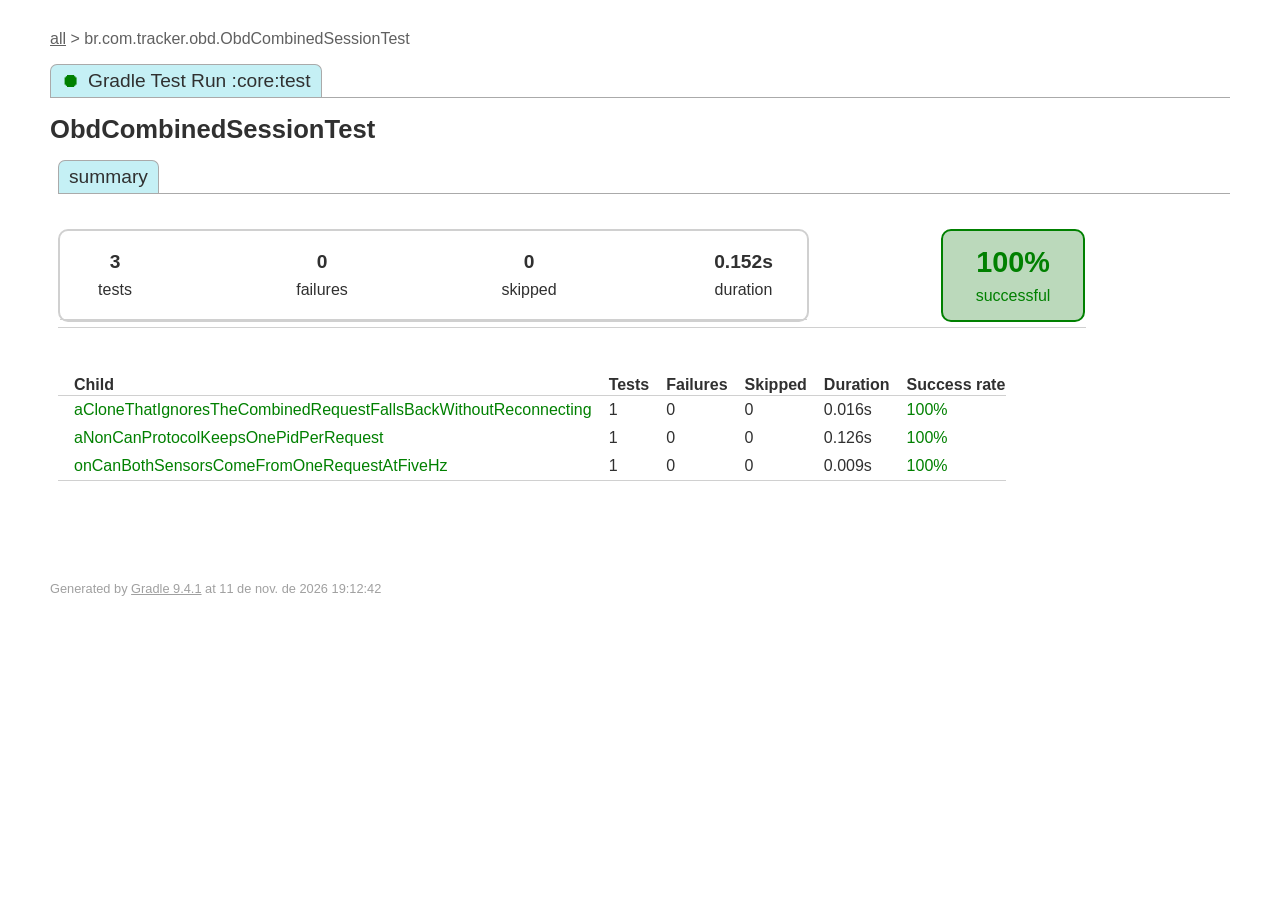
<file: validation/unit-tests/SWhx0U1d-lU/index.html>
<!DOCTYPE html>
<html>
<head>
<meta http-equiv="Content-Type" content="text/html; charset=utf-8"/>
<meta http-equiv="x-ua-compatible" content="IE=edge"/>
<title>Test results - br.com.tracker.obd.ObdCombinedSessionTest</title>
<link href="../css/base-style.css" rel="stylesheet" type="text/css"/>
<link href="../css/style.css" rel="stylesheet" type="text/css"/>
<script src="../js/report.js" type="text/javascript"></script>
</head>
<body>
<div id="content">
<div class="breadcrumbs">
<a class="breadcrumb" href="../index.html">all</a> &gt; 
<span class="breadcrumb">br.com.tracker.obd.ObdCombinedSessionTest</span>
</div>
<div class="tab-container">
<ul class="tabLinks">
<li>
<a class="successGroup" href="#">Gradle Test Run :core:test</a>
</li>
</ul>
<div class="tab">
<h2>Gradle Test Run :core:test</h2>
<h1>ObdCombinedSessionTest</h1>
<div class="tab-container">
<ul class="tabLinks">
<li>
<a class="" href="#">summary</a>
</li>
</ul>
<div class="tab">
<h2>summary</h2>
<div>
<div class="summary">
<table>
<tr>
<td>
<div class="summaryGroup">
<table>
<tr>
<td>
<div class="infoBox">
<div class="counter">3</div>
<p>tests</p>
</div>
</td>
<td>
<div class="infoBox">
<div class="counter">0</div>
<p>failures</p>
</div>
</td>
<td>
<div class="infoBox">
<div class="counter">0</div>
<p>skipped</p>
</div>
</td>
<td>
<div class="infoBox duration">
<div class="counter">0.152s</div>
<p>duration</p>
</div>
</td>
</tr>
</table>
</div>
</td>
<td>
<div class="infoBox success successRate">
<div class="percent">100%</div>
<p>successful</p>
</div>
</td>
</tr>
</table>
</div>
<table class="test-results">
<thead>
<tr>
<th>Child</th>
<th hidden="">Name</th>
<th>Tests</th>
<th>Failures</th>
<th>Skipped</th>
<th>Duration</th>
<th>Success rate</th>
</tr>
</thead>
<tr>
<td class="success">aCloneThatIgnoresTheCombinedRequestFallsBackWithoutReconnecting</td>
<td class="path" hidden="">aCloneThatIgnoresTheCombinedRequestFallsBackWithoutReconnecting</td>
<td>1</td>
<td>0</td>
<td>0</td>
<td>0.016s</td>
<td class="success">100%</td>
</tr>
<tr>
<td class="success">aNonCanProtocolKeepsOnePidPerRequest</td>
<td class="path" hidden="">aNonCanProtocolKeepsOnePidPerRequest</td>
<td>1</td>
<td>0</td>
<td>0</td>
<td>0.126s</td>
<td class="success">100%</td>
</tr>
<tr>
<td class="success">onCanBothSensorsComeFromOneRequestAtFiveHz</td>
<td class="path" hidden="">onCanBothSensorsComeFromOneRequestAtFiveHz</td>
<td>1</td>
<td>0</td>
<td>0</td>
<td>0.009s</td>
<td class="success">100%</td>
</tr>
</table>
</div>
</div>
</div>
</div>
</div>
<div id="footer">
<p>
<div>
<label class="hidden" id="label-for-line-wrapping-toggle" for="line-wrapping-toggle">Wrap lines
<input id="line-wrapping-toggle" type="checkbox" autocomplete="off"/>
</label>
</div>Generated by 
<a href="https://www.gradle.org">Gradle 9.4.1</a> at 11 de nov. de 2026 19:12:42</p>
</div>
</div>
</body>
</html>
</file>
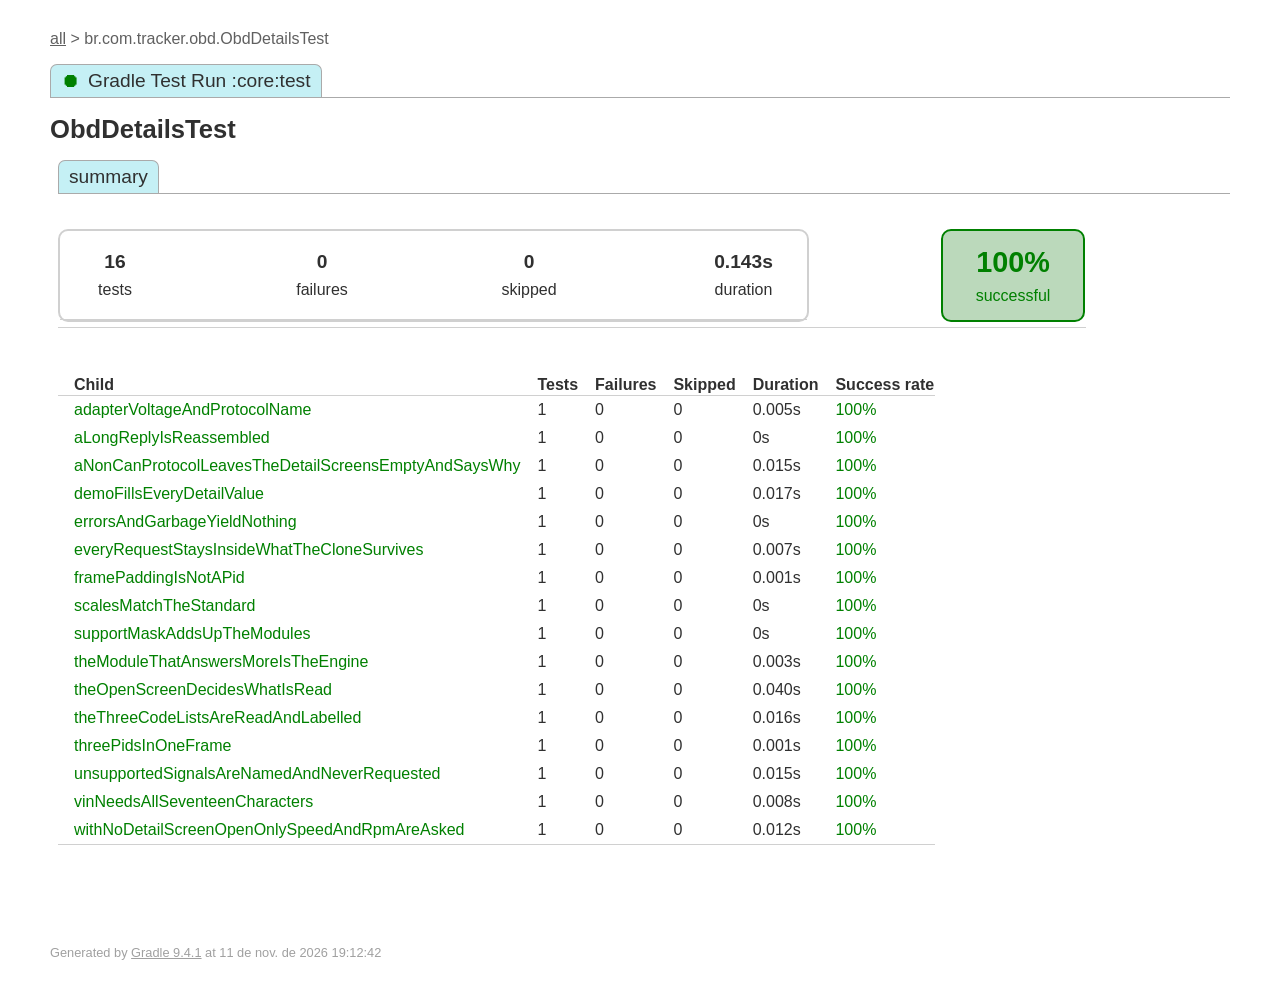
<file: validation/unit-tests/uWmmH7z68ZM/index.html>
<!DOCTYPE html>
<html>
<head>
<meta http-equiv="Content-Type" content="text/html; charset=utf-8"/>
<meta http-equiv="x-ua-compatible" content="IE=edge"/>
<title>Test results - br.com.tracker.obd.ObdDetailsTest</title>
<link href="../css/base-style.css" rel="stylesheet" type="text/css"/>
<link href="../css/style.css" rel="stylesheet" type="text/css"/>
<script src="../js/report.js" type="text/javascript"></script>
</head>
<body>
<div id="content">
<div class="breadcrumbs">
<a class="breadcrumb" href="../index.html">all</a> &gt; 
<span class="breadcrumb">br.com.tracker.obd.ObdDetailsTest</span>
</div>
<div class="tab-container">
<ul class="tabLinks">
<li>
<a class="successGroup" href="#">Gradle Test Run :core:test</a>
</li>
</ul>
<div class="tab">
<h2>Gradle Test Run :core:test</h2>
<h1>ObdDetailsTest</h1>
<div class="tab-container">
<ul class="tabLinks">
<li>
<a class="" href="#">summary</a>
</li>
</ul>
<div class="tab">
<h2>summary</h2>
<div>
<div class="summary">
<table>
<tr>
<td>
<div class="summaryGroup">
<table>
<tr>
<td>
<div class="infoBox">
<div class="counter">16</div>
<p>tests</p>
</div>
</td>
<td>
<div class="infoBox">
<div class="counter">0</div>
<p>failures</p>
</div>
</td>
<td>
<div class="infoBox">
<div class="counter">0</div>
<p>skipped</p>
</div>
</td>
<td>
<div class="infoBox duration">
<div class="counter">0.143s</div>
<p>duration</p>
</div>
</td>
</tr>
</table>
</div>
</td>
<td>
<div class="infoBox success successRate">
<div class="percent">100%</div>
<p>successful</p>
</div>
</td>
</tr>
</table>
</div>
<table class="test-results">
<thead>
<tr>
<th>Child</th>
<th hidden="">Name</th>
<th>Tests</th>
<th>Failures</th>
<th>Skipped</th>
<th>Duration</th>
<th>Success rate</th>
</tr>
</thead>
<tr>
<td class="success">adapterVoltageAndProtocolName</td>
<td class="path" hidden="">adapterVoltageAndProtocolName</td>
<td>1</td>
<td>0</td>
<td>0</td>
<td>0.005s</td>
<td class="success">100%</td>
</tr>
<tr>
<td class="success">aLongReplyIsReassembled</td>
<td class="path" hidden="">aLongReplyIsReassembled</td>
<td>1</td>
<td>0</td>
<td>0</td>
<td>0s</td>
<td class="success">100%</td>
</tr>
<tr>
<td class="success">aNonCanProtocolLeavesTheDetailScreensEmptyAndSaysWhy</td>
<td class="path" hidden="">aNonCanProtocolLeavesTheDetailScreensEmptyAndSaysWhy</td>
<td>1</td>
<td>0</td>
<td>0</td>
<td>0.015s</td>
<td class="success">100%</td>
</tr>
<tr>
<td class="success">demoFillsEveryDetailValue</td>
<td class="path" hidden="">demoFillsEveryDetailValue</td>
<td>1</td>
<td>0</td>
<td>0</td>
<td>0.017s</td>
<td class="success">100%</td>
</tr>
<tr>
<td class="success">errorsAndGarbageYieldNothing</td>
<td class="path" hidden="">errorsAndGarbageYieldNothing</td>
<td>1</td>
<td>0</td>
<td>0</td>
<td>0s</td>
<td class="success">100%</td>
</tr>
<tr>
<td class="success">everyRequestStaysInsideWhatTheCloneSurvives</td>
<td class="path" hidden="">everyRequestStaysInsideWhatTheCloneSurvives</td>
<td>1</td>
<td>0</td>
<td>0</td>
<td>0.007s</td>
<td class="success">100%</td>
</tr>
<tr>
<td class="success">framePaddingIsNotAPid</td>
<td class="path" hidden="">framePaddingIsNotAPid</td>
<td>1</td>
<td>0</td>
<td>0</td>
<td>0.001s</td>
<td class="success">100%</td>
</tr>
<tr>
<td class="success">scalesMatchTheStandard</td>
<td class="path" hidden="">scalesMatchTheStandard</td>
<td>1</td>
<td>0</td>
<td>0</td>
<td>0s</td>
<td class="success">100%</td>
</tr>
<tr>
<td class="success">supportMaskAddsUpTheModules</td>
<td class="path" hidden="">supportMaskAddsUpTheModules</td>
<td>1</td>
<td>0</td>
<td>0</td>
<td>0s</td>
<td class="success">100%</td>
</tr>
<tr>
<td class="success">theModuleThatAnswersMoreIsTheEngine</td>
<td class="path" hidden="">theModuleThatAnswersMoreIsTheEngine</td>
<td>1</td>
<td>0</td>
<td>0</td>
<td>0.003s</td>
<td class="success">100%</td>
</tr>
<tr>
<td class="success">theOpenScreenDecidesWhatIsRead</td>
<td class="path" hidden="">theOpenScreenDecidesWhatIsRead</td>
<td>1</td>
<td>0</td>
<td>0</td>
<td>0.040s</td>
<td class="success">100%</td>
</tr>
<tr>
<td class="success">theThreeCodeListsAreReadAndLabelled</td>
<td class="path" hidden="">theThreeCodeListsAreReadAndLabelled</td>
<td>1</td>
<td>0</td>
<td>0</td>
<td>0.016s</td>
<td class="success">100%</td>
</tr>
<tr>
<td class="success">threePidsInOneFrame</td>
<td class="path" hidden="">threePidsInOneFrame</td>
<td>1</td>
<td>0</td>
<td>0</td>
<td>0.001s</td>
<td class="success">100%</td>
</tr>
<tr>
<td class="success">unsupportedSignalsAreNamedAndNeverRequested</td>
<td class="path" hidden="">unsupportedSignalsAreNamedAndNeverRequested</td>
<td>1</td>
<td>0</td>
<td>0</td>
<td>0.015s</td>
<td class="success">100%</td>
</tr>
<tr>
<td class="success">vinNeedsAllSeventeenCharacters</td>
<td class="path" hidden="">vinNeedsAllSeventeenCharacters</td>
<td>1</td>
<td>0</td>
<td>0</td>
<td>0.008s</td>
<td class="success">100%</td>
</tr>
<tr>
<td class="success">withNoDetailScreenOpenOnlySpeedAndRpmAreAsked</td>
<td class="path" hidden="">withNoDetailScreenOpenOnlySpeedAndRpmAreAsked</td>
<td>1</td>
<td>0</td>
<td>0</td>
<td>0.012s</td>
<td class="success">100%</td>
</tr>
</table>
</div>
</div>
</div>
</div>
</div>
<div id="footer">
<p>
<div>
<label class="hidden" id="label-for-line-wrapping-toggle" for="line-wrapping-toggle">Wrap lines
<input id="line-wrapping-toggle" type="checkbox" autocomplete="off"/>
</label>
</div>Generated by 
<a href="https://www.gradle.org">Gradle 9.4.1</a> at 11 de nov. de 2026 19:12:42</p>
</div>
</div>
</body>
</html>
</file>
<file: painel-web/style.css>
/* Tokens do Primer (GitHub). Escuro por padrão, para o uso no carro; claro quando o sistema pede. */
:root {
  color-scheme: dark;
  --bgColor-default: #0d1117;
  --bgColor-muted: #151b23;
  --bgColor-inset: #010409;
  --bgColor-neutral-muted: #656c7633;
  --bgColor-accent-muted: #388bfd1a;
  --bgColor-success-muted: #2ea04326;
  --bgColor-attention-muted: #bb800926;
  --bgColor-danger-muted: #f851491a;
  --bgColor-success-emphasis: #238636;
  --bgColor-danger-emphasis: #da3633;
  --fgColor-default: #f0f6fc;
  --fgColor-muted: #9198a1;
  --fgColor-accent: #4493f8;
  --fgColor-success: #3fb950;
  --fgColor-attention: #d29922;
  --fgColor-danger: #f85149;
  --fgColor-onEmphasis: #ffffff;
  --borderColor-default: #3d444d;
  --borderColor-muted: #3d444db3;
  --borderColor-accent-muted: #388bfd66;
  --borderColor-success-muted: #2ea04366;
  --borderColor-attention-muted: #bb800966;
  --borderColor-danger-muted: #f8514966;
  --button-default-bgColor-rest: #212830;
  --button-default-bgColor-hover: #262c36;
  --button-primary-bgColor-hover: #29903b;
  --shadow-resting-small: 0 1px 0 #0106091a;

  --fontStack-sansSerif: -apple-system, BlinkMacSystemFont, "Segoe UI", "Noto Sans", Helvetica, Arial, sans-serif;
  --fontStack-monospace: ui-monospace, SFMono-Regular, "SF Mono", Menlo, Consolas, "Liberation Mono", monospace;
  --borderRadius-small: 3px;
  --borderRadius-medium: 6px;
  --borderRadius-large: 12px;
  --borderRadius-full: 9999px;
  --control-medium-size: 32px;
}

@media (prefers-color-scheme: light) {
  :root {
    color-scheme: light;
    --bgColor-default: #ffffff;
    --bgColor-muted: #f6f8fa;
    --bgColor-inset: #f6f8fa;
    --bgColor-neutral-muted: #818b981f;
    --bgColor-accent-muted: #ddf4ff;
    --bgColor-success-muted: #dafbe1;
    --bgColor-attention-muted: #fff8c5;
    --bgColor-danger-muted: #ffebe9;
    --bgColor-success-emphasis: #1f883d;
    --bgColor-danger-emphasis: #cf222e;
    --fgColor-default: #1f2328;
    --fgColor-muted: #59636e;
    --fgColor-accent: #0969da;
    --fgColor-success: #1a7f37;
    --fgColor-attention: #9a6700;
    --fgColor-danger: #d1242f;
    --borderColor-default: #d1d9e0;
    --borderColor-muted: #d1d9e0b3;
    --borderColor-accent-muted: #54aeff66;
    --borderColor-success-muted: #4ac26b66;
    --borderColor-attention-muted: #d4a72c66;
    --borderColor-danger-muted: #ff818266;
    --button-default-bgColor-rest: #f6f8fa;
    --button-default-bgColor-hover: #eff2f5;
    --button-primary-bgColor-hover: #1c8139;
    --shadow-resting-small: 0 1px 0 #1f23280a;
  }
}

* { box-sizing: border-box; }
[hidden] { display: none !important; }

body {
  margin: 0;
  background: var(--bgColor-default);
  color: var(--fgColor-default);
  font: 14px/20px var(--fontStack-sansSerif);
}

h1, h2, p, dl, dd { margin: 0; }

.octicon { width: 16px; height: 16px; fill: currentColor; flex: none; vertical-align: text-bottom; }

/* ---------- PageHeader ---------- */
.page-header {
  position: sticky; top: 0; z-index: 2;
  display: flex; flex-wrap: wrap; gap: 8px 16px;
  align-items: center; justify-content: space-between;
  padding: 12px 24px;
  background: var(--bgColor-inset);
  border-bottom: 1px solid var(--borderColor-default);
}
.page-header-title { display: flex; align-items: center; gap: 8px; min-width: 0; }
.page-header h1 { font-size: 20px; line-height: 30px; font-weight: 600; white-space: nowrap; }
.page-header-actions { display: flex; gap: 8px; flex-wrap: wrap; }

/* ---------- Button ---------- */
.btn {
  display: inline-flex; align-items: center; justify-content: center; gap: 8px;
  height: var(--control-medium-size);
  padding: 0 12px;
  font: 500 14px/20px var(--fontStack-sansSerif);
  color: var(--fgColor-default);
  background: var(--button-default-bgColor-rest);
  border: 1px solid var(--borderColor-default);
  border-radius: var(--borderRadius-medium);
  box-shadow: var(--shadow-resting-small);
  cursor: pointer; white-space: nowrap;
  transition: background-color .08s;
}
.btn:hover:not(:disabled) { background: var(--button-default-bgColor-hover); }
.btn:focus-visible, .btn-link:focus-visible, summary:focus-visible { outline: 2px solid var(--fgColor-accent); outline-offset: -2px; }
.btn:disabled { color: var(--fgColor-muted); cursor: not-allowed; opacity: .6; }
.btn-primary { color: var(--fgColor-onEmphasis); background: var(--bgColor-success-emphasis); border-color: #f0f6fc1a; }
.btn-primary:hover:not(:disabled) { background: var(--button-primary-bgColor-hover); }
.btn-danger { color: var(--fgColor-danger); }
.btn-danger:hover:not(:disabled) { color: var(--fgColor-onEmphasis); background: var(--bgColor-danger-emphasis); border-color: var(--bgColor-danger-emphasis); }
.btn-icon { width: var(--control-medium-size); padding: 0; color: var(--fgColor-muted); }
.btn-block { width: 100%; }
.btn-link { font: inherit; font-size: 12px; color: var(--fgColor-accent); background: none; border: 0; padding: 0; cursor: pointer; }
.btn-link:hover { text-decoration: underline; }

/* ---------- StateLabel, Label, Counter ---------- */
.state-label {
  display: inline-flex; align-items: center; gap: 4px;
  height: 24px; padding: 0 10px;
  font-size: 12px; font-weight: 500; white-space: nowrap;
  color: var(--fgColor-muted);
  background: var(--bgColor-neutral-muted);
  border-radius: var(--borderRadius-full);
}
.state-label .octicon { width: 14px; height: 14px; }
.state-label.success { color: var(--fgColor-onEmphasis); background: var(--bgColor-success-emphasis); }
.state-label.attention { color: #1f2328; background: var(--fgColor-attention); }
.state-label.danger { color: var(--fgColor-onEmphasis); background: var(--bgColor-danger-emphasis); }

.label {
  display: inline-flex; align-items: center;
  height: 20px; padding: 0 7px;
  font-size: 12px; font-weight: 500; line-height: 18px; white-space: nowrap;
  border: 1px solid var(--borderColor-default);
  border-radius: var(--borderRadius-full);
  color: var(--fgColor-muted);
}
.label.attention { color: var(--fgColor-attention); border-color: var(--borderColor-attention-muted); }
.label.danger { color: var(--fgColor-danger); border-color: var(--borderColor-danger-muted); }

.counter {
  display: inline-block; min-width: 20px; padding: 0 6px;
  font-size: 12px; font-weight: 500; line-height: 18px; text-align: center;
  color: var(--fgColor-default);
  background: var(--bgColor-neutral-muted);
  border-radius: var(--borderRadius-full);
  font-variant-numeric: tabular-nums;
}

/* ---------- Banner ---------- */
.banner {
  display: flex; gap: 8px; align-items: flex-start;
  padding: 12px 16px;
  border: 1px solid; border-radius: var(--borderRadius-medium);
}
.banner .octicon { margin-top: 2px; }
.banner-attention { background: var(--bgColor-attention-muted); border-color: var(--borderColor-attention-muted); }
.banner-attention .octicon { color: var(--fgColor-attention); }
.banner-warning { background: var(--bgColor-attention-muted); border-color: var(--borderColor-attention-muted); }
.banner-warning .octicon { color: var(--fgColor-attention); }
.banner-info { background: var(--bgColor-accent-muted); border-color: var(--borderColor-accent-muted); }
.banner-info .octicon { color: var(--fgColor-accent); }

/* ---------- Layout ---------- */
main {
  max-width: 1280px; margin: 0 auto;
  padding: 24px;
  display: grid; gap: 16px;
}

.box {
  background: var(--bgColor-default);
  border: 1px solid var(--borderColor-default);
  border-radius: var(--borderRadius-medium);
  min-width: 0;
  overflow: hidden;
}
.box-header {
  display: flex; align-items: center; justify-content: space-between; gap: 8px;
  min-height: 48px; padding: 8px 16px;
  background: var(--bgColor-muted);
  border-bottom: 1px solid var(--borderColor-default);
  border-radius: var(--borderRadius-medium) var(--borderRadius-medium) 0 0;
}
.box-header h2 { font-size: 14px; line-height: 20px; font-weight: 600; }
.box-body { padding: 16px; }
.box-footer { padding: 12px 16px; border-top: 1px solid var(--borderColor-default); }

.top-row {
  display: grid; gap: 16px;
  grid-template-columns: 1fr 1fr minmax(300px, 1.15fr);
}

/* ---------- Mostradores ---------- */
.gauge-box { display: flex; flex-direction: column; }
.gauge { display: block; width: 100%; max-width: 320px; margin: 4px auto 0; padding: 0 12px 8px; }
.gauge .track, .gauge .fill { fill: none; stroke-width: 12; }
.gauge .track { stroke: var(--bgColor-neutral-muted); }
.gauge .fill { stroke-linecap: round; transition: stroke-dasharray .2s linear; }
.gauge .fill.speed { stroke: var(--fgColor-accent); }
.gauge .fill.rpm { stroke: var(--fgColor-success); }
.gauge .fill.redzone { stroke: var(--fgColor-danger); }
.gauge .red { fill: none; stroke: var(--fgColor-danger); stroke-width: 3; opacity: .8; }
.gauge .tick { stroke: var(--fgColor-muted); stroke-width: 1; }
.gauge .tick.major { stroke-width: 2; }
.gauge .tick-label { fill: var(--fgColor-muted); font: 9px var(--fontStack-sansSerif); text-anchor: middle; dominant-baseline: middle; }
.gauge .value { fill: var(--fgColor-default); font: 600 36px var(--fontStack-sansSerif); text-anchor: middle; font-variant-numeric: tabular-nums; }
.gauge .value.waiting { fill: var(--fgColor-muted); font-size: 13px; font-weight: 400; }
.gauge .unit { fill: var(--fgColor-muted); font: 11px var(--fontStack-sansSerif); text-anchor: middle; }
.gauge.stale .value { fill: var(--fgColor-muted); }
.gauge.stale .fill { opacity: .35; }

/* ---------- Diagnóstico ---------- */
.diag { display: flex; flex-direction: column; }
.diag-body { flex: 1; display: flex; flex-direction: column; gap: 16px; }
#dtcArea { flex: 1; display: flex; flex-direction: column; }
.blankslate {
  flex: 1; display: flex; flex-direction: column; align-items: center; justify-content: center;
  gap: 4px; padding: 16px 8px; text-align: center; color: var(--fgColor-muted);
}
.blankslate .octicon { width: 32px; height: 32px; margin-bottom: 4px; }
.blankslate b { color: var(--fgColor-default); font-size: 16px; line-height: 24px; font-weight: 600; }
.blankslate.ok .octicon { color: var(--fgColor-success); }
.dtc-list { list-style: none; margin: 0; padding: 0; border: 1px solid var(--borderColor-default); border-radius: var(--borderRadius-medium); max-height: 200px; overflow: auto; }
.dtc-list li { display: flex; align-items: center; gap: 8px; padding: 8px 12px; }
.dtc-list li + li { border-top: 1px solid var(--borderColor-muted); }
.dtc-list code { font: 600 14px var(--fontStack-monospace); color: var(--fgColor-attention); }
.dtc-list .ecu { margin-left: auto; color: var(--fgColor-muted); font-size: 12px; }
.diag-footer { display: grid; gap: 8px; }
.note { color: var(--fgColor-muted); font-size: 12px; line-height: 18px; }

/* ---------- Grupos de leituras ---------- */
.groups { display: grid; gap: 16px; grid-template-columns: repeat(auto-fit, minmax(min(100%, 560px), 1fr)); align-items: start; }
.tiles {
  display: grid;
  grid-template-columns: repeat(auto-fill, minmax(150px, 1fr));
  margin: 0 -1px -1px 0;   /* esconde a última linha e coluna de divisórias sob a borda da caixa */
}
.tile { box-shadow: inset -1px -1px 0 var(--borderColor-muted); padding: 12px 16px; min-height: 76px; display: flex; flex-direction: column; gap: 2px; }
.tile.wide { grid-column: span 2; }
.tile .name { color: var(--fgColor-muted); font-size: 12px; line-height: 18px; }
.tile .name small { font-size: 11px; opacity: .8; margin-left: 2px; white-space: nowrap; }
.tile .val { font-size: 22px; line-height: 28px; font-weight: 600; font-variant-numeric: tabular-nums; }
.tile .val small { font-size: 12px; font-weight: 400; color: var(--fgColor-muted); margin-left: 3px; }
.tile.text .val { font-size: 14px; line-height: 20px; font-weight: 500; margin-top: 4px; }
.tile .val.waiting { font-size: 12px; font-weight: 400; color: var(--fgColor-muted); }
.tile.stale .val { color: var(--fgColor-muted); }
.tile.attention .val { color: var(--fgColor-attention); }
.tile.danger .val { color: var(--fgColor-danger); }
.tile .bar { margin-top: auto; height: 4px; border-radius: var(--borderRadius-full); background: var(--bgColor-neutral-muted); overflow: hidden; }
.tile .bar span { display: block; height: 100%; width: 0; background: var(--fgColor-accent); border-radius: inherit; transition: width .2s linear; }
.tile.attention .bar span { background: var(--fgColor-attention); }
.tile[hidden] { display: none; }
.missing { color: var(--fgColor-muted); font-size: 12px; line-height: 18px; }
.box-footer.missing { background: var(--bgColor-muted); border-radius: 0 0 var(--borderRadius-medium) var(--borderRadius-medium); }

/* ---------- Sessão ---------- */
.facts { display: grid; gap: 12px 24px; grid-template-columns: repeat(auto-fill, minmax(220px, 1fr)); }
.facts dt { color: var(--fgColor-muted); font-size: 12px; line-height: 18px; }
.facts dd { font-variant-numeric: tabular-nums; overflow-wrap: anywhere; }
#iVin { font-family: var(--fontStack-monospace); font-size: 13px; }
summary { cursor: pointer; color: var(--fgColor-muted); font-size: 12px; }
#log {
  margin: 8px 0 0; padding: 12px; max-height: 260px; overflow: auto;
  background: var(--bgColor-inset);
  border: 1px solid var(--borderColor-muted); border-radius: var(--borderRadius-medium);
  font: 12px/18px var(--fontStack-monospace); color: var(--fgColor-muted);
  white-space: pre-wrap; overflow-wrap: anywhere;
}

/* ---------- Telas menores ---------- */
@media (max-width: 960px) {
  .top-row { grid-template-columns: 1fr 1fr; }
  .diag { grid-column: 1 / -1; }
}
@media (max-width: 600px) {
  main { padding: 12px; gap: 12px; }
  .page-header { padding: 8px 12px; }
  .page-header h1 { font-size: 16px; line-height: 24px; }
  .top-row { gap: 12px; }
  .box-header { min-height: 40px; padding: 6px 12px; }
  .gauge { padding: 0 4px 4px; }
  .tiles { grid-template-columns: 1fr 1fr; }
  .tile { padding: 10px 12px; min-height: 68px; }
  .tile .val { font-size: 18px; line-height: 24px; }
  .facts { grid-template-columns: 1fr 1fr; }
}
</file>
<file: validation/unit-tests/css/base-style.css>
body {
    margin: 0;
    padding: 0;
    font-family: sans-serif;
    font-size: 12pt;
}

body, a, a:visited {
    color: #303030;
}

#content {
    padding: 30px 50px;
}

#content h1 {
    font-size: 160%;
    margin-bottom: 10px;
}

#footer {
    margin-top: 100px;
    font-size: 80%;
    white-space: nowrap;
}

#footer, #footer a {
    color: #a0a0a0;
}

#line-wrapping-toggle {
    vertical-align: middle;
}

#label-for-line-wrapping-toggle {
    vertical-align: middle;
}

ul {
    margin-left: 0;
}

h1, h2, h3 {
    white-space: nowrap;
}

h2 {
    font-size: 120%;
}

.tab-container .tab-container {
    margin-left: 8px;
}

ul.tabLinks {
    padding: 0;
    margin-bottom: 0;
    overflow: auto;
    min-width: 800px;
    width: auto;
    border-bottom: solid 1px #aaa;
}

ul.tabLinks li {
    float: left;
    height: 100%;
    list-style: none;
    padding: 5px 10px;
    border-radius: 7px 7px 0 0;
    border: solid 1px transparent;
    border-bottom: none;
    margin-right: 6px;
    background-color: #f0f0f0;
    cursor: pointer;
}

ul.tabLinks li.deselected > a {
    color: #6d6d6d;
}

ul.tabLinks li:hover {
    background-color: #fafafa;
}

ul.tabLinks li.selected {
    background-color: #c5f0f5;
    border-color: #aaa;
}

ul.tabLinks a {
    font-size: 120%;
    display: block;
    outline: none;
    text-decoration: none;
    margin: 0;
    padding: 0;
}

ul.tabLinks li h2 {
    margin: 0;
    padding: 0;
}

div.tab {
}

div.selected {
    display: block;
}

div.deselected {
    display: none;
}

div.tab table {
    min-width: 350px;
    width: auto;
    border-collapse: collapse;
}

div.tab th, div.tab table {
    border-bottom: solid 1px #d0d0d0;
}

div.tab th {
    text-align: left;
    white-space: nowrap;
    padding-left: 6em;
}

div.tab th:first-child {
    padding-left: 0;
}

div.tab td {
    white-space: nowrap;
    padding-left: 6em;
    padding-top: 5px;
    padding-bottom: 5px;
}

div.tab td:first-child {
    padding-left: 0;
}

div.tab td.numeric, div.tab th.numeric {
    text-align: right;
}

span.code {
    display: inline-block;
    margin-top: 0;
    margin-bottom: 1em;
}

span.code pre {
    font-size: 11pt;
    padding: 10px;
    margin: 0;
    background-color: #f7f7f7;
    border: solid 1px #d0d0d0;
    min-width: 700px;
    width: auto;
}

span.wrapped pre {
    word-wrap: break-word;
    white-space: pre-wrap;
    word-break: break-all;
}

label.hidden {
    display: none;
}
</file>
<file: validation/unit-tests/css/style.css>
.summary {
    margin-top: 30px;
    margin-bottom: 40px;
}

.summary table {
    border-collapse: collapse;
}

.summary td {
    vertical-align: top;
}

div.tab table.test-results td {
    padding-left: 1em;
}

div.tab table.test-results th {
    padding-top: 0.5em;
    padding-left: 1em;
}

.breadcrumbs, .breadcrumbs a {
    color: #606060;
}

.infoBox {
    width: 110px;
    padding-top: 15px;
    padding-bottom: 15px;
    text-align: center;
}

.infoBox p {
    margin: 0;
}

.counter, .percent {
    font-size: 120%;
    font-weight: bold;
    margin-bottom: 8px;
}

.duration {
    width: 125px;
}

.successRate, .summaryGroup {
    border: solid 2px #d0d0d0;
    -moz-border-radius: 10px;
    border-radius: 10px;
}

.successRate {
    width: 140px;
    margin-left: 35px;
}

.successRate .percent {
    font-size: 180%;
}

.success, .success a {
    color: #008000;
}

div.success, .successRate.success {
    background-color: #bbd9bb;
    border-color: #008000;
}

.failures, .failures a {
    color: #b60808;
}

.skipped, .skipped a {
    color: #c09853;
}

div.failures, .successRate.failures {
    background-color: #ecdada;
    border-color: #b60808;
}

ul.linkList {
    padding-left: 0;
}

ul.linkList li {
    list-style: none;
    margin-bottom: 5px;
}

div.metadata td:first-child {
    padding-left: 5px;
}

div.metadata td {
    padding-left: 5px;
}

.metadata tr.odd {
    background-color: #f7f7f7;
    border: solid 1px #d0d0d0;
}

.metadata tr.even {
    border: solid 1px #d0d0d0;
}

.metadata th, .metadata td {
    padding: 5px;
    text-align: left;
}

.metadata a {
    color: blue;
}

.metadata .unrenderable {
    color: darkred;
}

.code {
    position: relative;
}

.clipboard-copy-btn {
    position: absolute;
    top: 8px;
    right: 8px;
    padding: 4px 8px;
    font-size: 0.9em;
    cursor: pointer;
}

.successGroup::before {
    content: "\23FA";
    margin-right: 8px;
    color: #008000;
    display: inline-block;
}
.failureGroup::before {
    content: "\2297";
    margin-right: 8px;
    color: #b60808;
    display: inline-block;
}
.skippedGroup::before {
    content: "\2296";
    margin-right: 8px;
    color: #c09853;
    display: inline-block;
}
</file>
